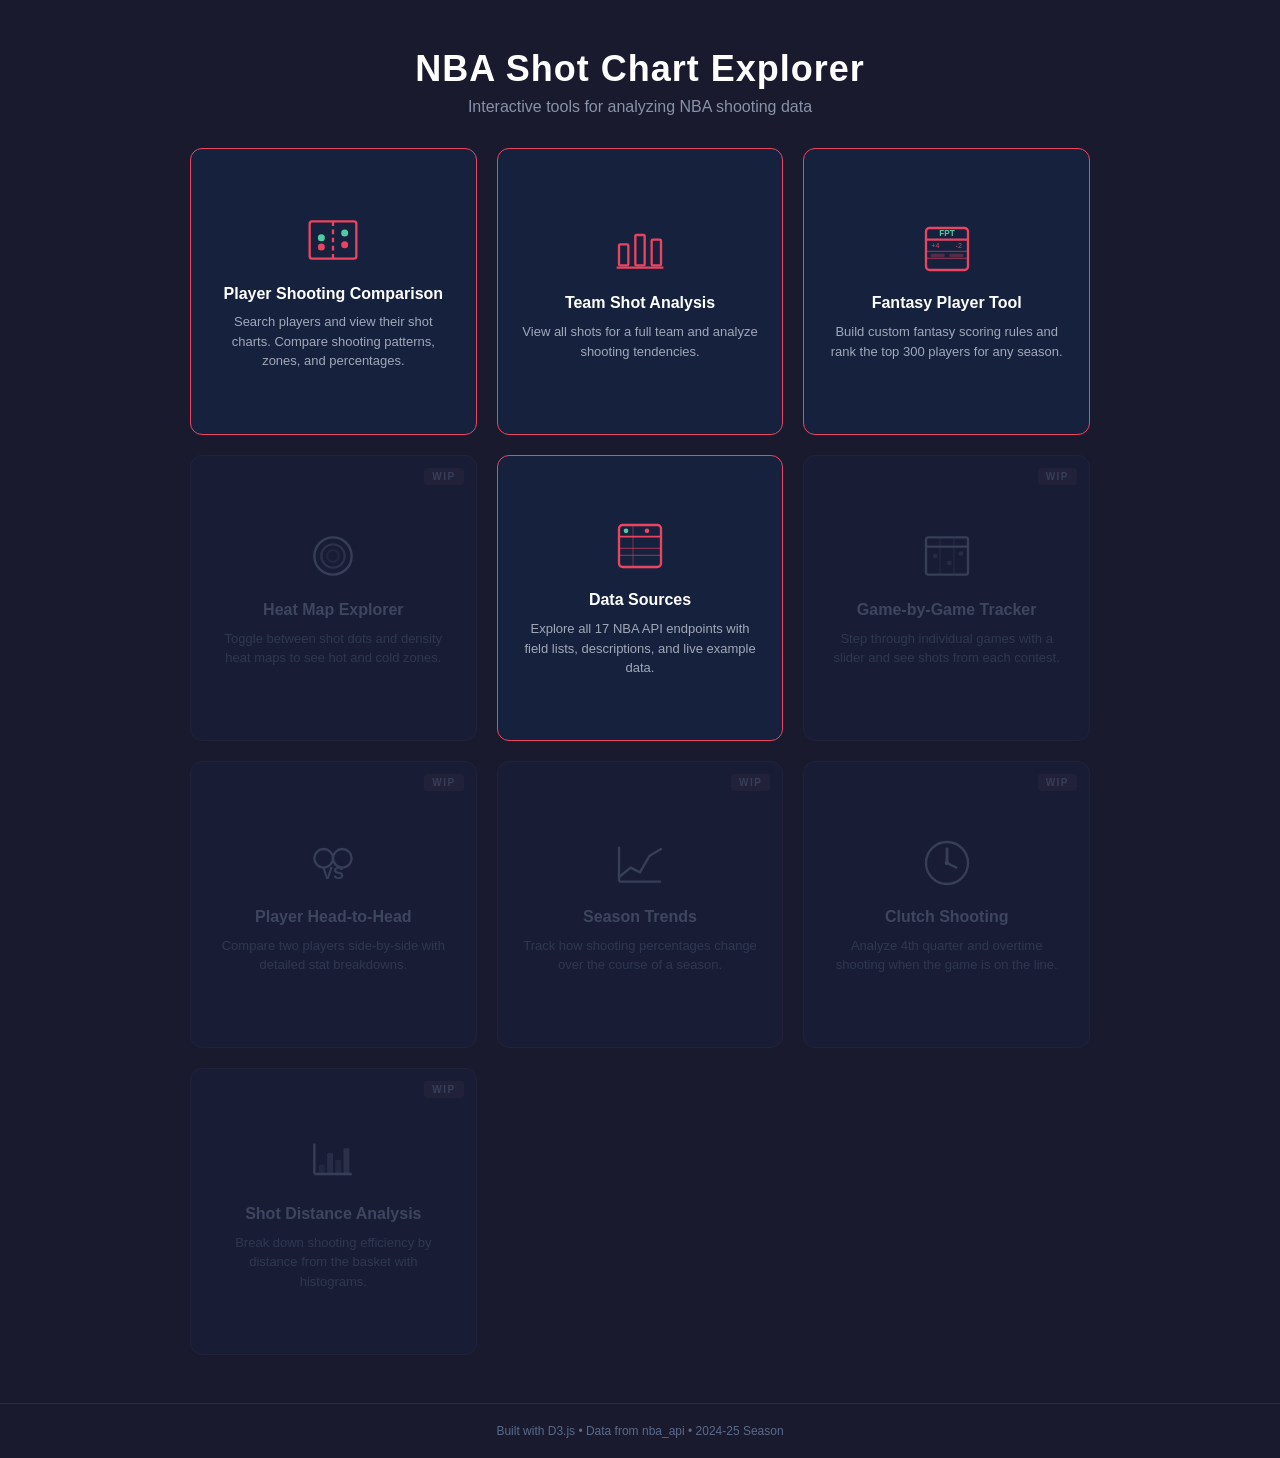
<file: index.html>
<!DOCTYPE html>
<html lang="en">
<head>
    <meta charset="UTF-8">
    <meta name="viewport" content="width=device-width, initial-scale=1.0">
    <title>NBA Shot Chart Explorer</title>
    <link rel="stylesheet" href="css/home.css">
</head>
<body>

    <!-- ============ HEADER ============ -->
    <header class="home-header">
        <h1 class="home-title">NBA Shot Chart Explorer</h1>
        <p class="home-subtitle">Interactive tools for analyzing NBA shooting data</p>
    </header>

    <!-- ============ FEATURE GRID ============ -->
    <main class="home-main">
        <div class="feature-grid">

            <!-- Card 1: Player Shooting Comparison — ACTIVE -->
            <a href="comparison.html" class="feature-card active">
                <div class="card-icon">
                    <svg viewBox="0 0 48 48" fill="none" xmlns="http://www.w3.org/2000/svg">
                        <rect x="4" y="8" width="40" height="32" rx="2" stroke="currentColor" stroke-width="2"/>
                        <line x1="24" y1="8" x2="24" y2="40" stroke="currentColor" stroke-width="2" stroke-dasharray="4 3"/>
                        <circle cx="14" cy="22" r="3" fill="#4ecca3"/>
                        <circle cx="14" cy="30" r="3" fill="#e94560"/>
                        <circle cx="34" cy="18" r="3" fill="#4ecca3"/>
                        <circle cx="34" cy="28" r="3" fill="#e94560"/>
                    </svg>
                </div>
                <h2 class="card-title">Player Shooting Comparison</h2>
                <p class="card-desc">Search players and view their shot charts. Compare shooting patterns, zones, and percentages.</p>
            </a>

            <!-- Card 2: Team Shot Analysis — ACTIVE -->
            <a href="team-analysis.html" class="feature-card active">
                <div class="card-icon">
                    <svg viewBox="0 0 48 48" fill="none" xmlns="http://www.w3.org/2000/svg">
                        <rect x="6" y="20" width="8" height="18" rx="1" stroke="currentColor" stroke-width="2"/>
                        <rect x="20" y="12" width="8" height="26" rx="1" stroke="currentColor" stroke-width="2"/>
                        <rect x="34" y="16" width="8" height="22" rx="1" stroke="currentColor" stroke-width="2"/>
                        <line x1="4" y1="40" x2="44" y2="40" stroke="currentColor" stroke-width="2"/>
                    </svg>
                </div>
                <h2 class="card-title">Team Shot Analysis</h2>
                <p class="card-desc">View all shots for a full team and analyze shooting tendencies.</p>
            </a>

            <!-- Card 3: Fantasy Player Tool — ACTIVE -->
            <a href="fantasy-player-tool.html" class="feature-card active">
                <div class="card-icon">
                    <svg viewBox="0 0 48 48" fill="none" xmlns="http://www.w3.org/2000/svg">
                        <rect x="6" y="6" width="36" height="36" rx="3" stroke="currentColor" stroke-width="2"/>
                        <line x1="6" y1="16" x2="42" y2="16" stroke="currentColor" stroke-width="2"/>
                        <line x1="6" y1="26" x2="42" y2="26" stroke="currentColor" stroke-width="1" opacity="0.5"/>
                        <line x1="6" y1="32" x2="42" y2="32" stroke="currentColor" stroke-width="1" opacity="0.5"/>
                        <text x="24" y="13" text-anchor="middle" fill="#4ecca3" font-size="7" font-weight="bold">FPT</text>
                        <text x="14" y="23" text-anchor="middle" fill="currentColor" font-size="6">+4</text>
                        <text x="34" y="23" text-anchor="middle" fill="currentColor" font-size="6">-2</text>
                        <rect x="10" y="28" width="12" height="3" rx="1" fill="currentColor" opacity="0.3"/>
                        <rect x="26" y="28" width="12" height="3" rx="1" fill="currentColor" opacity="0.3"/>
                    </svg>
                </div>
                <h2 class="card-title">Fantasy Player Tool</h2>
                <p class="card-desc">Build custom fantasy scoring rules and rank the top 300 players for any season.</p>
            </a>

            <!-- Card 4: Heat Map Explorer — WIP -->
            <div class="feature-card wip">
                <div class="wip-badge">WIP</div>
                <div class="card-icon">
                    <svg viewBox="0 0 48 48" fill="none" xmlns="http://www.w3.org/2000/svg">
                        <circle cx="24" cy="24" r="16" stroke="currentColor" stroke-width="2"/>
                        <circle cx="24" cy="24" r="10" stroke="currentColor" stroke-width="2" opacity="0.6"/>
                        <circle cx="24" cy="24" r="5" stroke="currentColor" stroke-width="2" opacity="0.3"/>
                    </svg>
                </div>
                <h2 class="card-title">Heat Map Explorer</h2>
                <p class="card-desc">Toggle between shot dots and density heat maps to see hot and cold zones.</p>
            </div>

            <!-- Card 5: Data Sources — ACTIVE -->
            <a href="data-sources.html" class="feature-card active">
                <div class="card-icon">
                    <svg viewBox="0 0 48 48" fill="none" xmlns="http://www.w3.org/2000/svg">
                        <rect x="6" y="6" width="36" height="36" rx="3" stroke="currentColor" stroke-width="2"/>
                        <line x1="6" y1="16" x2="42" y2="16" stroke="currentColor" stroke-width="1.5"/>
                        <line x1="6" y1="26" x2="42" y2="26" stroke="currentColor" stroke-width="1" opacity="0.5"/>
                        <line x1="6" y1="32" x2="42" y2="32" stroke="currentColor" stroke-width="1" opacity="0.5"/>
                        <line x1="18" y1="6" x2="18" y2="42" stroke="currentColor" stroke-width="1" opacity="0.4"/>
                        <circle cx="12" cy="11" r="2" fill="#4ecca3"/>
                        <circle cx="30" cy="11" r="2" fill="#e94560"/>
                    </svg>
                </div>
                <h2 class="card-title">Data Sources</h2>
                <p class="card-desc">Explore all 17 NBA API endpoints with field lists, descriptions, and live example data.</p>
            </a>

            <!-- Card 6: Game-by-Game Tracker — WIP -->
            <div class="feature-card wip">
                <div class="wip-badge">WIP</div>
                <div class="card-icon">
                    <svg viewBox="0 0 48 48" fill="none" xmlns="http://www.w3.org/2000/svg">
                        <rect x="6" y="8" width="36" height="32" rx="2" stroke="currentColor" stroke-width="2"/>
                        <line x1="6" y1="16" x2="42" y2="16" stroke="currentColor" stroke-width="2"/>
                        <line x1="18" y1="8" x2="18" y2="40" stroke="currentColor" stroke-width="1" opacity="0.4"/>
                        <line x1="30" y1="8" x2="30" y2="40" stroke="currentColor" stroke-width="1" opacity="0.4"/>
                        <circle cx="14" cy="24" r="2" fill="currentColor" opacity="0.5"/>
                        <circle cx="26" cy="30" r="2" fill="currentColor" opacity="0.5"/>
                        <circle cx="36" cy="22" r="2" fill="currentColor" opacity="0.5"/>
                    </svg>
                </div>
                <h2 class="card-title">Game-by-Game Tracker</h2>
                <p class="card-desc">Step through individual games with a slider and see shots from each contest.</p>
            </div>

            <!-- Card 7: Head-to-Head — WIP -->
            <div class="feature-card wip">
                <div class="wip-badge">WIP</div>
                <div class="card-icon">
                    <svg viewBox="0 0 48 48" fill="none" xmlns="http://www.w3.org/2000/svg">
                        <circle cx="16" cy="20" r="8" stroke="currentColor" stroke-width="2"/>
                        <circle cx="32" cy="20" r="8" stroke="currentColor" stroke-width="2"/>
                        <text x="24" y="38" text-anchor="middle" fill="currentColor" font-size="14" font-weight="bold">VS</text>
                    </svg>
                </div>
                <h2 class="card-title">Player Head-to-Head</h2>
                <p class="card-desc">Compare two players side-by-side with detailed stat breakdowns.</p>
            </div>

            <!-- Card 8: Season Trends — WIP -->
            <div class="feature-card wip">
                <div class="wip-badge">WIP</div>
                <div class="card-icon">
                    <svg viewBox="0 0 48 48" fill="none" xmlns="http://www.w3.org/2000/svg">
                        <polyline points="6,36 16,28 24,32 32,18 42,12" stroke="currentColor" stroke-width="2" fill="none" stroke-linecap="round" stroke-linejoin="round"/>
                        <line x1="6" y1="40" x2="42" y2="40" stroke="currentColor" stroke-width="2"/>
                        <line x1="6" y1="10" x2="6" y2="40" stroke="currentColor" stroke-width="2"/>
                    </svg>
                </div>
                <h2 class="card-title">Season Trends</h2>
                <p class="card-desc">Track how shooting percentages change over the course of a season.</p>
            </div>

            <!-- Card 9: Clutch Shooting — WIP -->
            <div class="feature-card wip">
                <div class="wip-badge">WIP</div>
                <div class="card-icon">
                    <svg viewBox="0 0 48 48" fill="none" xmlns="http://www.w3.org/2000/svg">
                        <circle cx="24" cy="24" r="18" stroke="currentColor" stroke-width="2"/>
                        <line x1="24" y1="12" x2="24" y2="24" stroke="currentColor" stroke-width="2.5" stroke-linecap="round"/>
                        <line x1="24" y1="24" x2="32" y2="28" stroke="currentColor" stroke-width="2" stroke-linecap="round"/>
                        <circle cx="24" cy="24" r="2" fill="currentColor"/>
                    </svg>
                </div>
                <h2 class="card-title">Clutch Shooting</h2>
                <p class="card-desc">Analyze 4th quarter and overtime shooting when the game is on the line.</p>
            </div>

            <!-- Card 10: Shot Distance Analysis — WIP -->
            <div class="feature-card wip">
                <div class="wip-badge">WIP</div>
                <div class="card-icon">
                    <svg viewBox="0 0 48 48" fill="none" xmlns="http://www.w3.org/2000/svg">
                        <line x1="8" y1="36" x2="40" y2="36" stroke="currentColor" stroke-width="2"/>
                        <line x1="8" y1="36" x2="8" y2="10" stroke="currentColor" stroke-width="2"/>
                        <rect x="12" y="28" width="5" height="8" rx="1" fill="currentColor" opacity="0.3"/>
                        <rect x="19" y="18" width="5" height="18" rx="1" fill="currentColor" opacity="0.5"/>
                        <rect x="26" y="24" width="5" height="12" rx="1" fill="currentColor" opacity="0.4"/>
                        <rect x="33" y="14" width="5" height="22" rx="1" fill="currentColor" opacity="0.6"/>
                    </svg>
                </div>
                <h2 class="card-title">Shot Distance Analysis</h2>
                <p class="card-desc">Break down shooting efficiency by distance from the basket with histograms.</p>
            </div>

        </div>
    </main>

    <!-- ============ FOOTER ============ -->
    <footer class="home-footer">
        <p>Built with D3.js &bull; Data from nba_api &bull; 2024-25 Season</p>
    </footer>

</body>
</html>
</file>
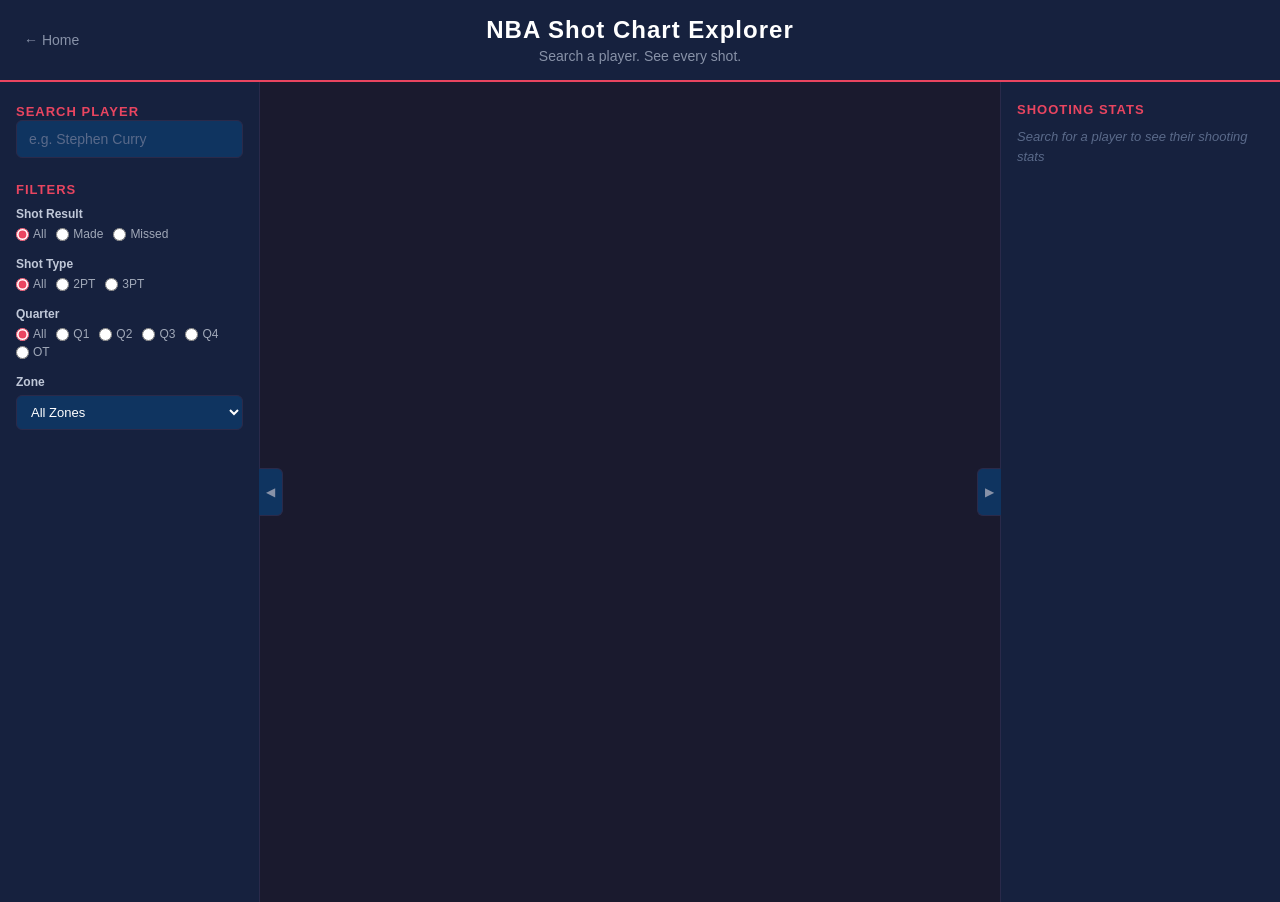
<file: chart.html>
<!DOCTYPE html>
<html lang="en">
<head>
    <meta charset="UTF-8">
    <meta name="viewport" content="width=device-width, initial-scale=1.0">
    <title>NBA Shot Chart Explorer</title>

    <!-- D3.js — the visualization library (loaded from CDN, no install needed) -->
    <script src="https://d3js.org/d3.v7.min.js"></script>

    <!-- Our styles -->
    <link rel="stylesheet" href="css/styles.css">
</head>
<body>

    <!-- ============ TOP BAR ============ -->
    <header class="top-bar">
        <a href="index.html" class="back-link">&larr; Home</a>
        <h1 class="app-title">NBA Shot Chart Explorer</h1>
        <p class="app-subtitle">Search a player. See every shot.</p>
    </header>

    <!-- ============ MAIN LAYOUT ============ -->
    <main class="app-layout">

        <!-- --- LEFT SIDEBAR: Search + Filters --- -->
        <aside class="sidebar" id="sidebar">
            <!-- Collapse button for sidebar -->
            <button class="collapse-btn collapse-btn-left" id="sidebar-toggle" title="Collapse sidebar">&#9664;</button>

            <div class="sidebar-inner" id="sidebar-inner">
            <!-- Player Search -->
            <div class="sidebar-section">
                <label for="player-search" class="section-label">Search Player</label>
                <div class="search-wrapper">
                    <input
                        type="text"
                        id="player-search"
                        class="search-input"
                        placeholder="e.g. Stephen Curry"
                        autocomplete="off"
                    >
                    <!-- Autocomplete dropdown will be injected here by search.js -->
                    <ul id="search-results" class="search-dropdown"></ul>
                </div>
                <!-- Shows the currently selected player -->
                <div id="selected-player" class="selected-player"></div>
            </div>

            <!-- Filters (will be wired up in Section 3) -->
            <div class="sidebar-section">
                <p class="section-label">Filters</p>

                <!-- Shot Result -->
                <div class="filter-group">
                    <label class="filter-label">Shot Result</label>
                    <div class="filter-options">
                        <label><input type="radio" name="result" value="all" checked> All</label>
                        <label><input type="radio" name="result" value="made"> Made</label>
                        <label><input type="radio" name="result" value="missed"> Missed</label>
                    </div>
                </div>

                <!-- Shot Type -->
                <div class="filter-group">
                    <label class="filter-label">Shot Type</label>
                    <div class="filter-options">
                        <label><input type="radio" name="shottype" value="all" checked> All</label>
                        <label><input type="radio" name="shottype" value="2PT Field Goal"> 2PT</label>
                        <label><input type="radio" name="shottype" value="3PT Field Goal"> 3PT</label>
                    </div>
                </div>

                <!-- Quarter -->
                <div class="filter-group">
                    <label class="filter-label">Quarter</label>
                    <div class="filter-options">
                        <label><input type="radio" name="quarter" value="all" checked> All</label>
                        <label><input type="radio" name="quarter" value="1"> Q1</label>
                        <label><input type="radio" name="quarter" value="2"> Q2</label>
                        <label><input type="radio" name="quarter" value="3"> Q3</label>
                        <label><input type="radio" name="quarter" value="4"> Q4</label>
                        <label><input type="radio" name="quarter" value="5"> OT</label>
                    </div>
                </div>

                <!-- Shot Zone -->
                <div class="filter-group">
                    <label class="filter-label">Zone</label>
                    <select id="zone-filter" class="filter-select">
                        <option value="all">All Zones</option>
                        <option value="Restricted Area">Restricted Area</option>
                        <option value="In The Paint (Non-RA)">Paint (Non-RA)</option>
                        <option value="Mid-Range">Mid-Range</option>
                        <option value="Above the Break 3">Above Break 3</option>
                        <option value="Left Corner 3">Left Corner 3</option>
                        <option value="Right Corner 3">Right Corner 3</option>
                        <option value="Backcourt">Backcourt</option>
                    </select>
                </div>
            </div>
            </div><!-- end .sidebar-inner -->
        </aside>

        <!-- --- CENTER: The Court --- -->
        <section class="court-container">
            <!-- The court SVG will be drawn inside this div by court.js -->
            <div id="court"></div>

            <!-- Tooltip (hidden by default, shown on shot hover) -->
            <div id="tooltip" class="tooltip"></div>
        </section>

        <!-- --- RIGHT PANEL: Player Stats, Game Log, Shooting Splits --- -->
        <aside class="stats-panel" id="stats-panel">
            <!-- Collapse button for stats panel -->
            <button class="collapse-btn collapse-btn-right" id="stats-toggle" title="Collapse stats">&#9654;</button>

            <div class="stats-inner" id="stats-inner">

                <!-- Overall Shooting Stats -->
                <p class="section-label">Shooting Stats</p>
                <div id="stats-content" class="stats-content">
                    <p class="stats-placeholder">Search for a player to see their shooting stats</p>
                </div>

                <!-- Shooting Splits by Zone -->
                <div id="splits-section" class="stats-section" style="display:none;">
                    <p class="stats-section-title">Shooting Splits</p>
                    <div id="splits-content" class="stats-content"></div>
                </div>

                <!-- Recent Game Log -->
                <div id="gamelog-section" class="stats-section" style="display:none;">
                    <p class="stats-section-title">Recent Games</p>
                    <div id="gamelog-content" class="gamelog-content"></div>
                </div>

            </div><!-- end .stats-inner -->
        </aside>

    </main>

    <!-- ============ SCRIPTS ============ -->
    <!-- Load order matters: court first, then shots, search, filters, then app ties it all together -->
    <script src="js/court.js"></script>
    <script src="js/shots.js"></script>
    <script src="js/search.js"></script>
    <script src="js/filters.js"></script>
    <script src="js/app.js"></script>

</body>
</html>
</file>
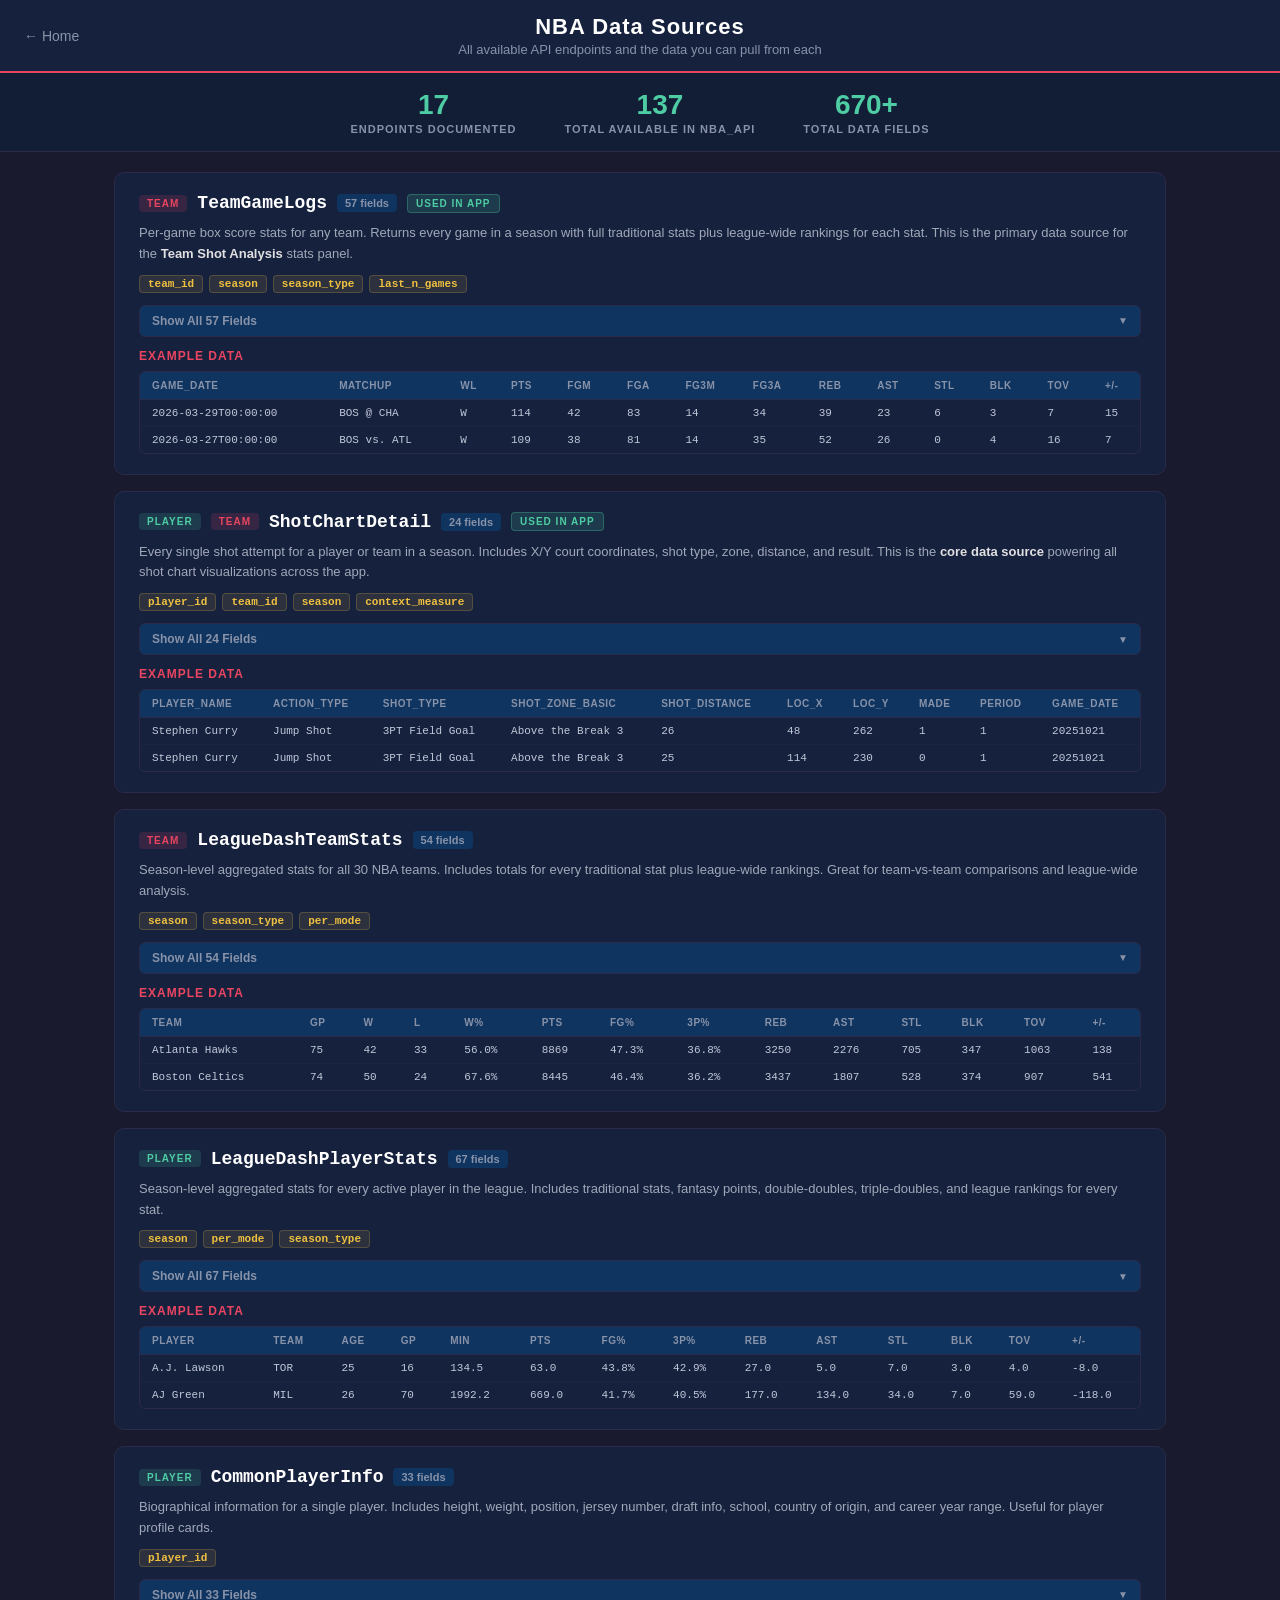
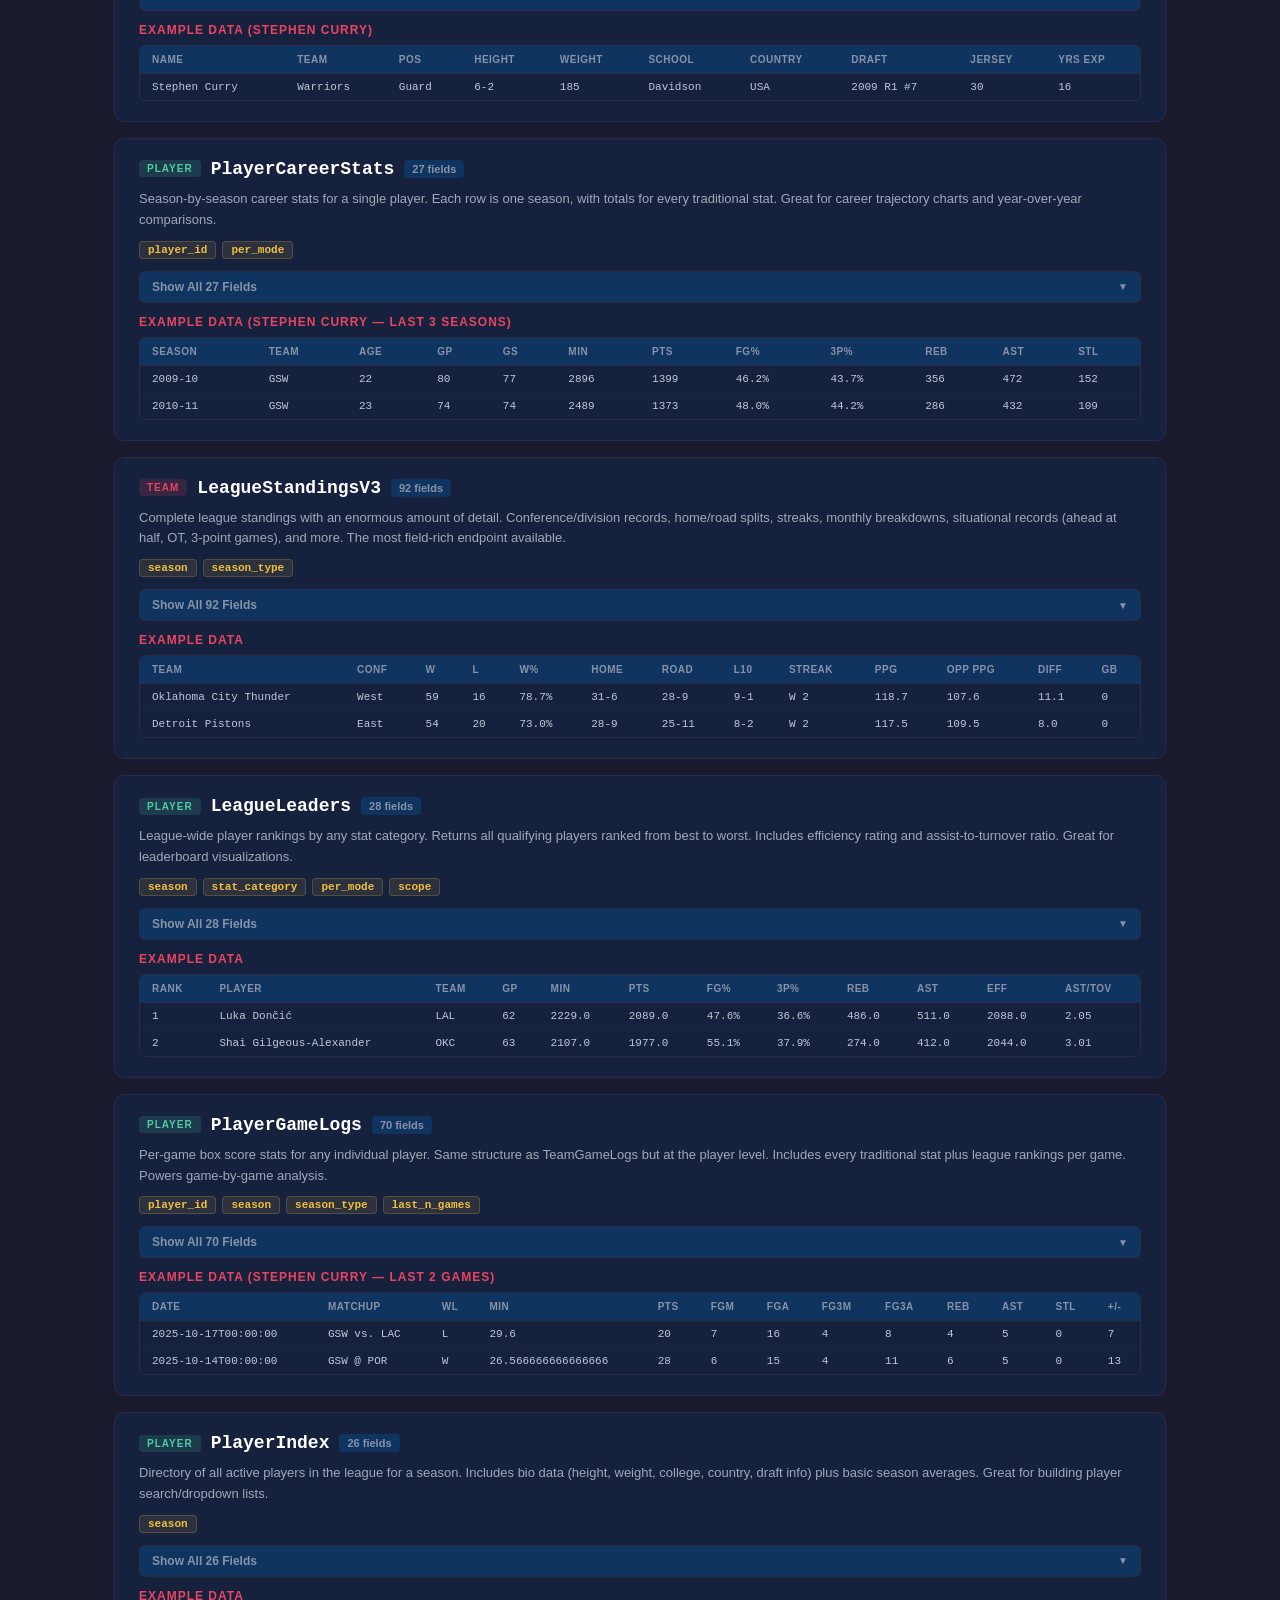
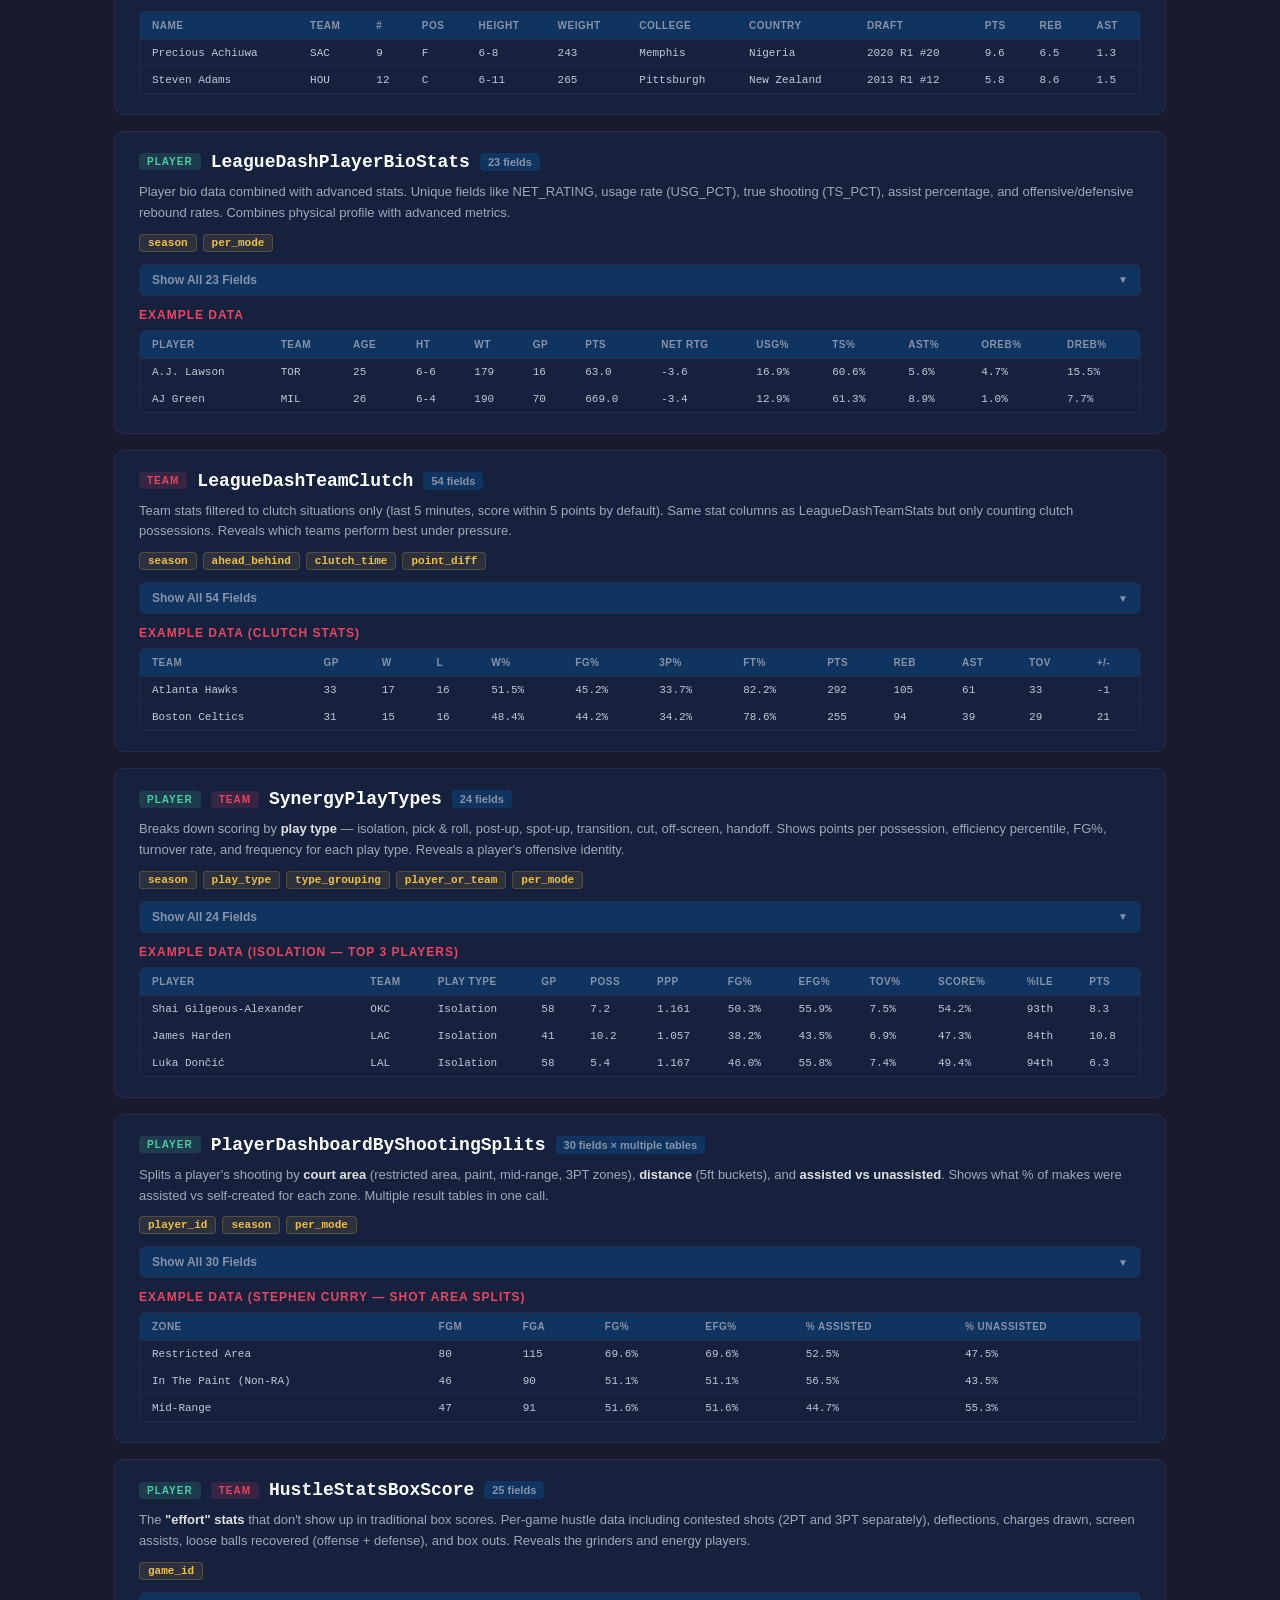
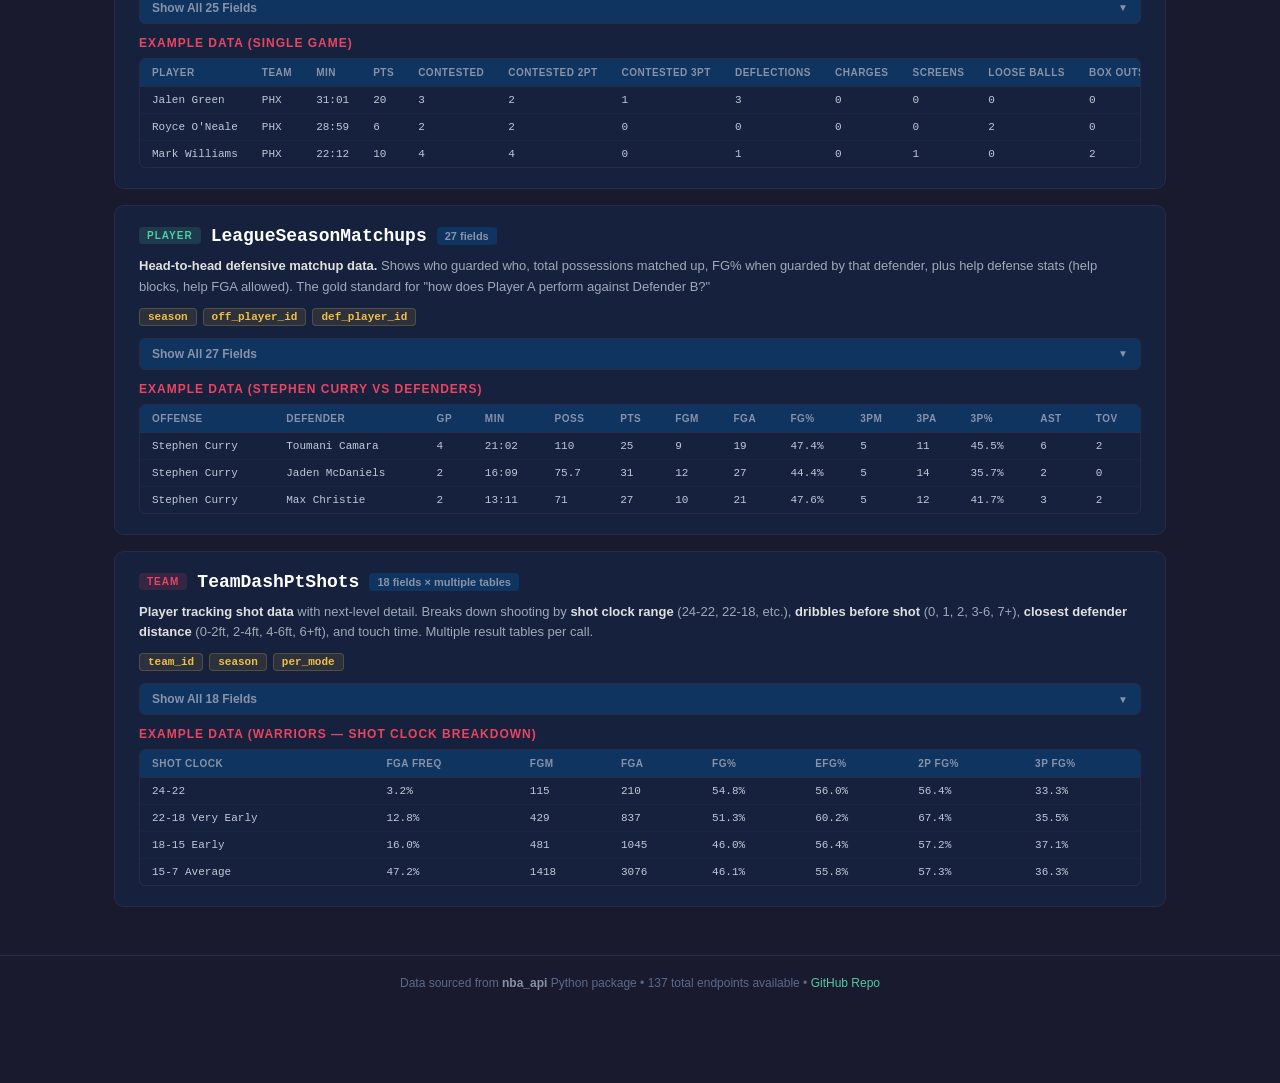
<file: data-sources.html>
<!DOCTYPE html>
<html lang="en">
<head>
    <meta charset="UTF-8">
    <meta name="viewport" content="width=device-width, initial-scale=1.0">
    <title>Data Sources — NBA Shot Chart Explorer</title>
    <link rel="stylesheet" href="css/data-sources.css">
</head>
<body>

    <!-- ============ TOP BAR ============ -->
    <header class="top-bar">
        <a href="index.html" class="back-link">&larr; Home</a>
        <h1 class="app-title">NBA Data Sources</h1>
        <p class="app-subtitle">All available API endpoints and the data you can pull from each</p>
    </header>

    <!-- ============ SUMMARY ============ -->
    <section class="summary-bar">
        <div class="summary-inner">
            <div class="summary-stat">
                <span class="summary-value">17</span>
                <span class="summary-label">Endpoints Documented</span>
            </div>
            <div class="summary-stat">
                <span class="summary-value">137</span>
                <span class="summary-label">Total Available in nba_api</span>
            </div>
            <div class="summary-stat">
                <span class="summary-value">670+</span>
                <span class="summary-label">Total Data Fields</span>
            </div>
        </div>
    </section>

    <!-- ============ MAIN CONTENT ============ -->
    <main class="main-content">

        <!-- API Card: TeamGameLogs -->
        <div class="api-card" id="teamgamelogs">
            <div class="api-header">
                <div class="api-tag team-tag">Team</div>
                <h2 class="api-name">TeamGameLogs</h2>
                <span class="api-field-count">57 fields</span>
                <span class="used-badge">Used in App</span>
            </div>
            <p class="api-desc">Per-game box score stats for any team. Returns every game in a season with full traditional stats plus league-wide rankings for each stat. This is the primary data source for the <strong>Team Shot Analysis</strong> stats panel.</p>
            <div class="api-params">
                <span class="param">team_id</span>
                <span class="param">season</span>
                <span class="param">season_type</span>
                <span class="param">last_n_games</span>
            </div>
            <div class="fields-section">
                <button class="fields-toggle" onclick="toggleFields(this)">
                    <span>Show All 57 Fields</span>
                    <span class="toggle-arrow">&#9660;</span>
                </button>
                <div class="fields-list collapsed">
                    <div class="fields-grid">
                        <span class="field core">SEASON_YEAR</span>
                        <span class="field core">TEAM_ID</span>
                        <span class="field core">TEAM_ABBREVIATION</span>
                        <span class="field core">TEAM_NAME</span>
                        <span class="field core">GAME_ID</span>
                        <span class="field core">GAME_DATE</span>
                        <span class="field core">MATCHUP</span>
                        <span class="field core">WL</span>
                        <span class="field">MIN</span>
                        <span class="field core">FGM</span>
                        <span class="field core">FGA</span>
                        <span class="field">FG_PCT</span>
                        <span class="field core">FG3M</span>
                        <span class="field core">FG3A</span>
                        <span class="field">FG3_PCT</span>
                        <span class="field core">FTM</span>
                        <span class="field core">FTA</span>
                        <span class="field">FT_PCT</span>
                        <span class="field core">OREB</span>
                        <span class="field core">DREB</span>
                        <span class="field core">REB</span>
                        <span class="field core">AST</span>
                        <span class="field core">TOV</span>
                        <span class="field core">STL</span>
                        <span class="field core">BLK</span>
                        <span class="field">BLKA</span>
                        <span class="field">PF</span>
                        <span class="field">PFD</span>
                        <span class="field core">PTS</span>
                        <span class="field core">PLUS_MINUS</span>
                        <span class="field rank">GP_RANK</span>
                        <span class="field rank">W_RANK</span>
                        <span class="field rank">L_RANK</span>
                        <span class="field rank">W_PCT_RANK</span>
                        <span class="field rank">MIN_RANK</span>
                        <span class="field rank">FGM_RANK</span>
                        <span class="field rank">FGA_RANK</span>
                        <span class="field rank">FG_PCT_RANK</span>
                        <span class="field rank">FG3M_RANK</span>
                        <span class="field rank">FG3A_RANK</span>
                        <span class="field rank">FG3_PCT_RANK</span>
                        <span class="field rank">FTM_RANK</span>
                        <span class="field rank">FTA_RANK</span>
                        <span class="field rank">FT_PCT_RANK</span>
                        <span class="field rank">OREB_RANK</span>
                        <span class="field rank">DREB_RANK</span>
                        <span class="field rank">REB_RANK</span>
                        <span class="field rank">AST_RANK</span>
                        <span class="field rank">TOV_RANK</span>
                        <span class="field rank">STL_RANK</span>
                        <span class="field rank">BLK_RANK</span>
                        <span class="field rank">BLKA_RANK</span>
                        <span class="field rank">PF_RANK</span>
                        <span class="field rank">PFD_RANK</span>
                        <span class="field rank">PTS_RANK</span>
                        <span class="field rank">PLUS_MINUS_RANK</span>
                        <span class="field">AVAILABLE_FLAG</span>
                    </div>
                    <div class="field-legend">
                        <span class="legend-item"><span class="field core">Core Stats</span></span>
                        <span class="legend-item"><span class="field rank">League Rankings</span></span>
                        <span class="legend-item"><span class="field">Other</span></span>
                    </div>
                </div>
            </div>
            <div class="sample-section">
                <h3 class="sample-title">Example Data</h3>
                <div class="sample-table-wrap">
                    <table class="sample-table">
                        <thead>
                            <tr><th>GAME_DATE</th><th>MATCHUP</th><th>WL</th><th>PTS</th><th>FGM</th><th>FGA</th><th>FG3M</th><th>FG3A</th><th>REB</th><th>AST</th><th>STL</th><th>BLK</th><th>TOV</th><th>+/-</th></tr>
                        </thead>
                        <tbody id="sample-teamgamelogs"></tbody>
                    </table>
                </div>
            </div>
        </div>

        <!-- API Card: ShotChartDetail -->
        <div class="api-card" id="shotchartdetail">
            <div class="api-header">
                <div class="api-tag player-tag">Player</div>
                <div class="api-tag team-tag">Team</div>
                <h2 class="api-name">ShotChartDetail</h2>
                <span class="api-field-count">24 fields</span>
                <span class="used-badge">Used in App</span>
            </div>
            <p class="api-desc">Every single shot attempt for a player or team in a season. Includes X/Y court coordinates, shot type, zone, distance, and result. This is the <strong>core data source</strong> powering all shot chart visualizations across the app.</p>
            <div class="api-params">
                <span class="param">player_id</span>
                <span class="param">team_id</span>
                <span class="param">season</span>
                <span class="param">context_measure</span>
            </div>
            <div class="fields-section">
                <button class="fields-toggle" onclick="toggleFields(this)">
                    <span>Show All 24 Fields</span>
                    <span class="toggle-arrow">&#9660;</span>
                </button>
                <div class="fields-list collapsed">
                    <div class="fields-grid">
                        <span class="field">GRID_TYPE</span>
                        <span class="field core">GAME_ID</span>
                        <span class="field">GAME_EVENT_ID</span>
                        <span class="field core">PLAYER_ID</span>
                        <span class="field core">PLAYER_NAME</span>
                        <span class="field core">TEAM_ID</span>
                        <span class="field">TEAM_NAME</span>
                        <span class="field core">PERIOD</span>
                        <span class="field">MINUTES_REMAINING</span>
                        <span class="field">SECONDS_REMAINING</span>
                        <span class="field core">EVENT_TYPE</span>
                        <span class="field core">ACTION_TYPE</span>
                        <span class="field core">SHOT_TYPE</span>
                        <span class="field core">SHOT_ZONE_BASIC</span>
                        <span class="field core">SHOT_ZONE_AREA</span>
                        <span class="field core">SHOT_ZONE_RANGE</span>
                        <span class="field core">SHOT_DISTANCE</span>
                        <span class="field core">LOC_X</span>
                        <span class="field core">LOC_Y</span>
                        <span class="field">SHOT_ATTEMPTED_FLAG</span>
                        <span class="field core">SHOT_MADE_FLAG</span>
                        <span class="field core">GAME_DATE</span>
                        <span class="field">HTM</span>
                        <span class="field">VTM</span>
                    </div>
                </div>
            </div>
            <div class="sample-section">
                <h3 class="sample-title">Example Data</h3>
                <div class="sample-table-wrap">
                    <table class="sample-table">
                        <thead>
                            <tr><th>PLAYER_NAME</th><th>ACTION_TYPE</th><th>SHOT_TYPE</th><th>SHOT_ZONE_BASIC</th><th>SHOT_DISTANCE</th><th>LOC_X</th><th>LOC_Y</th><th>MADE</th><th>PERIOD</th><th>GAME_DATE</th></tr>
                        </thead>
                        <tbody id="sample-shotchartdetail"></tbody>
                    </table>
                </div>
            </div>
        </div>

        <!-- API Card: LeagueDashTeamStats -->
        <div class="api-card" id="leaguedashteamstats">
            <div class="api-header">
                <div class="api-tag team-tag">Team</div>
                <h2 class="api-name">LeagueDashTeamStats</h2>
                <span class="api-field-count">54 fields</span>
            </div>
            <p class="api-desc">Season-level aggregated stats for all 30 NBA teams. Includes totals for every traditional stat plus league-wide rankings. Great for team-vs-team comparisons and league-wide analysis.</p>
            <div class="api-params">
                <span class="param">season</span>
                <span class="param">season_type</span>
                <span class="param">per_mode</span>
            </div>
            <div class="fields-section">
                <button class="fields-toggle" onclick="toggleFields(this)">
                    <span>Show All 54 Fields</span>
                    <span class="toggle-arrow">&#9660;</span>
                </button>
                <div class="fields-list collapsed">
                    <div class="fields-grid">
                        <span class="field core">TEAM_ID</span>
                        <span class="field core">TEAM_NAME</span>
                        <span class="field core">GP</span>
                        <span class="field core">W</span>
                        <span class="field core">L</span>
                        <span class="field core">W_PCT</span>
                        <span class="field">MIN</span>
                        <span class="field core">FGM</span>
                        <span class="field core">FGA</span>
                        <span class="field core">FG_PCT</span>
                        <span class="field core">FG3M</span>
                        <span class="field core">FG3A</span>
                        <span class="field core">FG3_PCT</span>
                        <span class="field">FTM</span>
                        <span class="field">FTA</span>
                        <span class="field">FT_PCT</span>
                        <span class="field">OREB</span>
                        <span class="field">DREB</span>
                        <span class="field core">REB</span>
                        <span class="field core">AST</span>
                        <span class="field core">TOV</span>
                        <span class="field core">STL</span>
                        <span class="field core">BLK</span>
                        <span class="field">BLKA</span>
                        <span class="field">PF</span>
                        <span class="field">PFD</span>
                        <span class="field core">PTS</span>
                        <span class="field core">PLUS_MINUS</span>
                        <span class="field rank">GP_RANK &hellip; PLUS_MINUS_RANK</span>
                    </div>
                </div>
            </div>
            <div class="sample-section">
                <h3 class="sample-title">Example Data</h3>
                <div class="sample-table-wrap">
                    <table class="sample-table">
                        <thead>
                            <tr><th>TEAM</th><th>GP</th><th>W</th><th>L</th><th>W%</th><th>PTS</th><th>FG%</th><th>3P%</th><th>REB</th><th>AST</th><th>STL</th><th>BLK</th><th>TOV</th><th>+/-</th></tr>
                        </thead>
                        <tbody id="sample-leaguedashteamstats"></tbody>
                    </table>
                </div>
            </div>
        </div>

        <!-- API Card: LeagueDashPlayerStats -->
        <div class="api-card" id="leaguedashplayerstats">
            <div class="api-header">
                <div class="api-tag player-tag">Player</div>
                <h2 class="api-name">LeagueDashPlayerStats</h2>
                <span class="api-field-count">67 fields</span>
            </div>
            <p class="api-desc">Season-level aggregated stats for every active player in the league. Includes traditional stats, fantasy points, double-doubles, triple-doubles, and league rankings for every stat.</p>
            <div class="api-params">
                <span class="param">season</span>
                <span class="param">per_mode</span>
                <span class="param">season_type</span>
            </div>
            <div class="fields-section">
                <button class="fields-toggle" onclick="toggleFields(this)">
                    <span>Show All 67 Fields</span>
                    <span class="toggle-arrow">&#9660;</span>
                </button>
                <div class="fields-list collapsed">
                    <div class="fields-grid">
                        <span class="field core">PLAYER_ID</span>
                        <span class="field core">PLAYER_NAME</span>
                        <span class="field">NICKNAME</span>
                        <span class="field core">TEAM_ID</span>
                        <span class="field core">TEAM_ABBREVIATION</span>
                        <span class="field core">AGE</span>
                        <span class="field core">GP</span>
                        <span class="field">W</span>
                        <span class="field">L</span>
                        <span class="field">W_PCT</span>
                        <span class="field core">MIN</span>
                        <span class="field core">FGM</span>
                        <span class="field core">FGA</span>
                        <span class="field core">FG_PCT</span>
                        <span class="field core">FG3M</span>
                        <span class="field core">FG3A</span>
                        <span class="field core">FG3_PCT</span>
                        <span class="field">FTM</span>
                        <span class="field">FTA</span>
                        <span class="field">FT_PCT</span>
                        <span class="field">OREB</span>
                        <span class="field">DREB</span>
                        <span class="field core">REB</span>
                        <span class="field core">AST</span>
                        <span class="field core">TOV</span>
                        <span class="field core">STL</span>
                        <span class="field core">BLK</span>
                        <span class="field">BLKA</span>
                        <span class="field">PF</span>
                        <span class="field">PFD</span>
                        <span class="field core">PTS</span>
                        <span class="field core">PLUS_MINUS</span>
                        <span class="field">NBA_FANTASY_PTS</span>
                        <span class="field">DD2</span>
                        <span class="field">TD3</span>
                        <span class="field">WNBA_FANTASY_PTS</span>
                        <span class="field rank">GP_RANK &hellip; WNBA_FANTASY_PTS_RANK</span>
                        <span class="field">TEAM_COUNT</span>
                    </div>
                </div>
            </div>
            <div class="sample-section">
                <h3 class="sample-title">Example Data</h3>
                <div class="sample-table-wrap">
                    <table class="sample-table">
                        <thead>
                            <tr><th>PLAYER</th><th>TEAM</th><th>AGE</th><th>GP</th><th>MIN</th><th>PTS</th><th>FG%</th><th>3P%</th><th>REB</th><th>AST</th><th>STL</th><th>BLK</th><th>TOV</th><th>+/-</th></tr>
                        </thead>
                        <tbody id="sample-leaguedashplayerstats"></tbody>
                    </table>
                </div>
            </div>
        </div>

        <!-- API Card: CommonPlayerInfo -->
        <div class="api-card" id="commonplayerinfo">
            <div class="api-header">
                <div class="api-tag player-tag">Player</div>
                <h2 class="api-name">CommonPlayerInfo</h2>
                <span class="api-field-count">33 fields</span>
            </div>
            <p class="api-desc">Biographical information for a single player. Includes height, weight, position, jersey number, draft info, school, country of origin, and career year range. Useful for player profile cards.</p>
            <div class="api-params">
                <span class="param">player_id</span>
            </div>
            <div class="fields-section">
                <button class="fields-toggle" onclick="toggleFields(this)">
                    <span>Show All 33 Fields</span>
                    <span class="toggle-arrow">&#9660;</span>
                </button>
                <div class="fields-list collapsed">
                    <div class="fields-grid">
                        <span class="field core">PERSON_ID</span>
                        <span class="field core">FIRST_NAME</span>
                        <span class="field core">LAST_NAME</span>
                        <span class="field core">DISPLAY_FIRST_LAST</span>
                        <span class="field">DISPLAY_LAST_COMMA_FIRST</span>
                        <span class="field">DISPLAY_FI_LAST</span>
                        <span class="field">PLAYER_SLUG</span>
                        <span class="field core">BIRTHDATE</span>
                        <span class="field core">SCHOOL</span>
                        <span class="field core">COUNTRY</span>
                        <span class="field">LAST_AFFILIATION</span>
                        <span class="field core">HEIGHT</span>
                        <span class="field core">WEIGHT</span>
                        <span class="field core">SEASON_EXP</span>
                        <span class="field core">JERSEY</span>
                        <span class="field core">POSITION</span>
                        <span class="field">ROSTERSTATUS</span>
                        <span class="field">GAMES_PLAYED_CURRENT_SEASON_FLAG</span>
                        <span class="field core">TEAM_ID</span>
                        <span class="field core">TEAM_NAME</span>
                        <span class="field">TEAM_ABBREVIATION</span>
                        <span class="field">TEAM_CODE</span>
                        <span class="field">TEAM_CITY</span>
                        <span class="field">PLAYERCODE</span>
                        <span class="field core">FROM_YEAR</span>
                        <span class="field core">TO_YEAR</span>
                        <span class="field">DLEAGUE_FLAG</span>
                        <span class="field">NBA_FLAG</span>
                        <span class="field">GAMES_PLAYED_FLAG</span>
                        <span class="field core">DRAFT_YEAR</span>
                        <span class="field core">DRAFT_ROUND</span>
                        <span class="field core">DRAFT_NUMBER</span>
                        <span class="field">GREATEST_75_FLAG</span>
                    </div>
                </div>
            </div>
            <div class="sample-section">
                <h3 class="sample-title">Example Data (Stephen Curry)</h3>
                <div class="sample-table-wrap">
                    <table class="sample-table">
                        <thead>
                            <tr><th>NAME</th><th>TEAM</th><th>POS</th><th>HEIGHT</th><th>WEIGHT</th><th>SCHOOL</th><th>COUNTRY</th><th>DRAFT</th><th>JERSEY</th><th>YRS EXP</th></tr>
                        </thead>
                        <tbody id="sample-commonplayerinfo"></tbody>
                    </table>
                </div>
            </div>
        </div>

        <!-- API Card: PlayerCareerStats -->
        <div class="api-card" id="playercareerstats">
            <div class="api-header">
                <div class="api-tag player-tag">Player</div>
                <h2 class="api-name">PlayerCareerStats</h2>
                <span class="api-field-count">27 fields</span>
            </div>
            <p class="api-desc">Season-by-season career stats for a single player. Each row is one season, with totals for every traditional stat. Great for career trajectory charts and year-over-year comparisons.</p>
            <div class="api-params">
                <span class="param">player_id</span>
                <span class="param">per_mode</span>
            </div>
            <div class="fields-section">
                <button class="fields-toggle" onclick="toggleFields(this)">
                    <span>Show All 27 Fields</span>
                    <span class="toggle-arrow">&#9660;</span>
                </button>
                <div class="fields-list collapsed">
                    <div class="fields-grid">
                        <span class="field core">PLAYER_ID</span>
                        <span class="field core">SEASON_ID</span>
                        <span class="field">LEAGUE_ID</span>
                        <span class="field core">TEAM_ID</span>
                        <span class="field core">TEAM_ABBREVIATION</span>
                        <span class="field core">PLAYER_AGE</span>
                        <span class="field core">GP</span>
                        <span class="field core">GS</span>
                        <span class="field core">MIN</span>
                        <span class="field core">FGM</span>
                        <span class="field core">FGA</span>
                        <span class="field core">FG_PCT</span>
                        <span class="field core">FG3M</span>
                        <span class="field core">FG3A</span>
                        <span class="field core">FG3_PCT</span>
                        <span class="field">FTM</span>
                        <span class="field">FTA</span>
                        <span class="field">FT_PCT</span>
                        <span class="field">OREB</span>
                        <span class="field">DREB</span>
                        <span class="field core">REB</span>
                        <span class="field core">AST</span>
                        <span class="field core">STL</span>
                        <span class="field core">BLK</span>
                        <span class="field core">TOV</span>
                        <span class="field">PF</span>
                        <span class="field core">PTS</span>
                    </div>
                </div>
            </div>
            <div class="sample-section">
                <h3 class="sample-title">Example Data (Stephen Curry — last 3 seasons)</h3>
                <div class="sample-table-wrap">
                    <table class="sample-table">
                        <thead>
                            <tr><th>SEASON</th><th>TEAM</th><th>AGE</th><th>GP</th><th>GS</th><th>MIN</th><th>PTS</th><th>FG%</th><th>3P%</th><th>REB</th><th>AST</th><th>STL</th></tr>
                        </thead>
                        <tbody id="sample-playercareerstats"></tbody>
                    </table>
                </div>
            </div>
        </div>

        <!-- API Card: LeagueStandingsV3 -->
        <div class="api-card" id="leaguestandingsv3">
            <div class="api-header">
                <div class="api-tag team-tag">Team</div>
                <h2 class="api-name">LeagueStandingsV3</h2>
                <span class="api-field-count">92 fields</span>
            </div>
            <p class="api-desc">Complete league standings with an enormous amount of detail. Conference/division records, home/road splits, streaks, monthly breakdowns, situational records (ahead at half, OT, 3-point games), and more. The most field-rich endpoint available.</p>
            <div class="api-params">
                <span class="param">season</span>
                <span class="param">season_type</span>
            </div>
            <div class="fields-section">
                <button class="fields-toggle" onclick="toggleFields(this)">
                    <span>Show All 92 Fields</span>
                    <span class="toggle-arrow">&#9660;</span>
                </button>
                <div class="fields-list collapsed">
                    <div class="fields-grid">
                        <span class="field core">TeamID</span>
                        <span class="field core">TeamCity</span>
                        <span class="field core">TeamName</span>
                        <span class="field core">Conference</span>
                        <span class="field core">ConferenceRecord</span>
                        <span class="field core">PlayoffRank</span>
                        <span class="field">ClinchIndicator</span>
                        <span class="field core">Division</span>
                        <span class="field core">DivisionRecord</span>
                        <span class="field core">DivisionRank</span>
                        <span class="field core">WINS</span>
                        <span class="field core">LOSSES</span>
                        <span class="field core">WinPCT</span>
                        <span class="field">LeagueRank</span>
                        <span class="field core">Record</span>
                        <span class="field core">HOME</span>
                        <span class="field core">ROAD</span>
                        <span class="field core">L10</span>
                        <span class="field">Last10Home</span>
                        <span class="field">Last10Road</span>
                        <span class="field">OT</span>
                        <span class="field">ThreePTSOrLess</span>
                        <span class="field">TenPTSOrMore</span>
                        <span class="field">LongHomeStreak</span>
                        <span class="field">LongRoadStreak</span>
                        <span class="field">LongWinStreak</span>
                        <span class="field">LongLossStreak</span>
                        <span class="field">CurrentStreak</span>
                        <span class="field core">ConferenceGamesBack</span>
                        <span class="field">DivisionGamesBack</span>
                        <span class="field">AheadAtHalf</span>
                        <span class="field">BehindAtHalf</span>
                        <span class="field">TiedAtHalf</span>
                        <span class="field core">PointsPG</span>
                        <span class="field core">OppPointsPG</span>
                        <span class="field core">DiffPointsPG</span>
                        <span class="field">vsEast</span>
                        <span class="field">vsWest</span>
                        <span class="field">Jan &hellip; Dec</span>
                        <span class="field">PlayoffSeeding</span>
                    </div>
                </div>
            </div>
            <div class="sample-section">
                <h3 class="sample-title">Example Data</h3>
                <div class="sample-table-wrap">
                    <table class="sample-table">
                        <thead>
                            <tr><th>TEAM</th><th>CONF</th><th>W</th><th>L</th><th>W%</th><th>HOME</th><th>ROAD</th><th>L10</th><th>STREAK</th><th>PPG</th><th>OPP PPG</th><th>DIFF</th><th>GB</th></tr>
                        </thead>
                        <tbody id="sample-leaguestandingsv3"></tbody>
                    </table>
                </div>
            </div>
        </div>

        <!-- API Card: LeagueLeaders -->
        <div class="api-card" id="leagueleaders">
            <div class="api-header">
                <div class="api-tag player-tag">Player</div>
                <h2 class="api-name">LeagueLeaders</h2>
                <span class="api-field-count">28 fields</span>
            </div>
            <p class="api-desc">League-wide player rankings by any stat category. Returns all qualifying players ranked from best to worst. Includes efficiency rating and assist-to-turnover ratio. Great for leaderboard visualizations.</p>
            <div class="api-params">
                <span class="param">season</span>
                <span class="param">stat_category</span>
                <span class="param">per_mode</span>
                <span class="param">scope</span>
            </div>
            <div class="fields-section">
                <button class="fields-toggle" onclick="toggleFields(this)">
                    <span>Show All 28 Fields</span>
                    <span class="toggle-arrow">&#9660;</span>
                </button>
                <div class="fields-list collapsed">
                    <div class="fields-grid">
                        <span class="field core">PLAYER_ID</span>
                        <span class="field core">RANK</span>
                        <span class="field core">PLAYER</span>
                        <span class="field core">TEAM_ID</span>
                        <span class="field core">TEAM</span>
                        <span class="field core">GP</span>
                        <span class="field core">MIN</span>
                        <span class="field core">FGM</span>
                        <span class="field core">FGA</span>
                        <span class="field core">FG_PCT</span>
                        <span class="field core">FG3M</span>
                        <span class="field core">FG3A</span>
                        <span class="field core">FG3_PCT</span>
                        <span class="field">FTM</span>
                        <span class="field">FTA</span>
                        <span class="field">FT_PCT</span>
                        <span class="field">OREB</span>
                        <span class="field">DREB</span>
                        <span class="field core">REB</span>
                        <span class="field core">AST</span>
                        <span class="field core">STL</span>
                        <span class="field core">BLK</span>
                        <span class="field core">TOV</span>
                        <span class="field">PF</span>
                        <span class="field core">PTS</span>
                        <span class="field core">EFF</span>
                        <span class="field core">AST_TOV</span>
                        <span class="field core">STL_TOV</span>
                    </div>
                </div>
            </div>
            <div class="sample-section">
                <h3 class="sample-title">Example Data</h3>
                <div class="sample-table-wrap">
                    <table class="sample-table">
                        <thead>
                            <tr><th>RANK</th><th>PLAYER</th><th>TEAM</th><th>GP</th><th>MIN</th><th>PTS</th><th>FG%</th><th>3P%</th><th>REB</th><th>AST</th><th>EFF</th><th>AST/TOV</th></tr>
                        </thead>
                        <tbody id="sample-leagueleaders"></tbody>
                    </table>
                </div>
            </div>
        </div>

        <!-- API Card: PlayerGameLogs -->
        <div class="api-card" id="playergamelogs">
            <div class="api-header">
                <div class="api-tag player-tag">Player</div>
                <h2 class="api-name">PlayerGameLogs</h2>
                <span class="api-field-count">70 fields</span>
            </div>
            <p class="api-desc">Per-game box score stats for any individual player. Same structure as TeamGameLogs but at the player level. Includes every traditional stat plus league rankings per game. Powers game-by-game analysis.</p>
            <div class="api-params">
                <span class="param">player_id</span>
                <span class="param">season</span>
                <span class="param">season_type</span>
                <span class="param">last_n_games</span>
            </div>
            <div class="fields-section">
                <button class="fields-toggle" onclick="toggleFields(this)">
                    <span>Show All 70 Fields</span>
                    <span class="toggle-arrow">&#9660;</span>
                </button>
                <div class="fields-list collapsed">
                    <div class="fields-grid">
                        <span class="field core">SEASON_YEAR</span>
                        <span class="field core">PLAYER_ID</span>
                        <span class="field core">PLAYER_NAME</span>
                        <span class="field">NICKNAME</span>
                        <span class="field core">TEAM_ID</span>
                        <span class="field core">TEAM_ABBREVIATION</span>
                        <span class="field">TEAM_NAME</span>
                        <span class="field core">GAME_ID</span>
                        <span class="field core">GAME_DATE</span>
                        <span class="field core">MATCHUP</span>
                        <span class="field core">WL</span>
                        <span class="field core">MIN</span>
                        <span class="field core">FGM &hellip; PTS</span>
                        <span class="field core">PLUS_MINUS</span>
                        <span class="field">NBA_FANTASY_PTS</span>
                        <span class="field">DD2</span>
                        <span class="field">TD3</span>
                        <span class="field rank">GP_RANK &hellip; WNBA_FANTASY_PTS_RANK</span>
                    </div>
                </div>
            </div>
            <div class="sample-section">
                <h3 class="sample-title">Example Data (Stephen Curry — last 2 games)</h3>
                <div class="sample-table-wrap">
                    <table class="sample-table">
                        <thead>
                            <tr><th>DATE</th><th>MATCHUP</th><th>WL</th><th>MIN</th><th>PTS</th><th>FGM</th><th>FGA</th><th>FG3M</th><th>FG3A</th><th>REB</th><th>AST</th><th>STL</th><th>+/-</th></tr>
                        </thead>
                        <tbody id="sample-playergamelogs"></tbody>
                    </table>
                </div>
            </div>
        </div>

        <!-- API Card: PlayerIndex -->
        <div class="api-card" id="playerindex">
            <div class="api-header">
                <div class="api-tag player-tag">Player</div>
                <h2 class="api-name">PlayerIndex</h2>
                <span class="api-field-count">26 fields</span>
            </div>
            <p class="api-desc">Directory of all active players in the league for a season. Includes bio data (height, weight, college, country, draft info) plus basic season averages. Great for building player search/dropdown lists.</p>
            <div class="api-params">
                <span class="param">season</span>
            </div>
            <div class="fields-section">
                <button class="fields-toggle" onclick="toggleFields(this)">
                    <span>Show All 26 Fields</span>
                    <span class="toggle-arrow">&#9660;</span>
                </button>
                <div class="fields-list collapsed">
                    <div class="fields-grid">
                        <span class="field core">PERSON_ID</span>
                        <span class="field core">PLAYER_LAST_NAME</span>
                        <span class="field core">PLAYER_FIRST_NAME</span>
                        <span class="field">PLAYER_SLUG</span>
                        <span class="field core">TEAM_ID</span>
                        <span class="field">TEAM_SLUG</span>
                        <span class="field">IS_DEFUNCT</span>
                        <span class="field">TEAM_CITY</span>
                        <span class="field core">TEAM_NAME</span>
                        <span class="field core">TEAM_ABBREVIATION</span>
                        <span class="field core">JERSEY_NUMBER</span>
                        <span class="field core">POSITION</span>
                        <span class="field core">HEIGHT</span>
                        <span class="field core">WEIGHT</span>
                        <span class="field core">COLLEGE</span>
                        <span class="field core">COUNTRY</span>
                        <span class="field core">DRAFT_YEAR</span>
                        <span class="field core">DRAFT_ROUND</span>
                        <span class="field core">DRAFT_NUMBER</span>
                        <span class="field">ROSTER_STATUS</span>
                        <span class="field">FROM_YEAR</span>
                        <span class="field">TO_YEAR</span>
                        <span class="field core">PTS</span>
                        <span class="field core">REB</span>
                        <span class="field core">AST</span>
                        <span class="field">STATS_TIMEFRAME</span>
                    </div>
                </div>
            </div>
            <div class="sample-section">
                <h3 class="sample-title">Example Data</h3>
                <div class="sample-table-wrap">
                    <table class="sample-table">
                        <thead>
                            <tr><th>NAME</th><th>TEAM</th><th>#</th><th>POS</th><th>HEIGHT</th><th>WEIGHT</th><th>COLLEGE</th><th>COUNTRY</th><th>DRAFT</th><th>PTS</th><th>REB</th><th>AST</th></tr>
                        </thead>
                        <tbody id="sample-playerindex"></tbody>
                    </table>
                </div>
            </div>
        </div>

        <!-- API Card: LeagueDashPlayerBioStats -->
        <div class="api-card" id="leaguedashplayerbiostats">
            <div class="api-header">
                <div class="api-tag player-tag">Player</div>
                <h2 class="api-name">LeagueDashPlayerBioStats</h2>
                <span class="api-field-count">23 fields</span>
            </div>
            <p class="api-desc">Player bio data combined with advanced stats. Unique fields like NET_RATING, usage rate (USG_PCT), true shooting (TS_PCT), assist percentage, and offensive/defensive rebound rates. Combines physical profile with advanced metrics.</p>
            <div class="api-params">
                <span class="param">season</span>
                <span class="param">per_mode</span>
            </div>
            <div class="fields-section">
                <button class="fields-toggle" onclick="toggleFields(this)">
                    <span>Show All 23 Fields</span>
                    <span class="toggle-arrow">&#9660;</span>
                </button>
                <div class="fields-list collapsed">
                    <div class="fields-grid">
                        <span class="field core">PLAYER_ID</span>
                        <span class="field core">PLAYER_NAME</span>
                        <span class="field core">TEAM_ID</span>
                        <span class="field core">TEAM_ABBREVIATION</span>
                        <span class="field core">AGE</span>
                        <span class="field core">PLAYER_HEIGHT</span>
                        <span class="field core">PLAYER_HEIGHT_INCHES</span>
                        <span class="field core">PLAYER_WEIGHT</span>
                        <span class="field core">COLLEGE</span>
                        <span class="field core">COUNTRY</span>
                        <span class="field core">DRAFT_YEAR</span>
                        <span class="field">DRAFT_ROUND</span>
                        <span class="field">DRAFT_NUMBER</span>
                        <span class="field core">GP</span>
                        <span class="field core">PTS</span>
                        <span class="field core">REB</span>
                        <span class="field core">AST</span>
                        <span class="field core">NET_RATING</span>
                        <span class="field core">OREB_PCT</span>
                        <span class="field core">DREB_PCT</span>
                        <span class="field core">USG_PCT</span>
                        <span class="field core">TS_PCT</span>
                        <span class="field core">AST_PCT</span>
                    </div>
                </div>
            </div>
            <div class="sample-section">
                <h3 class="sample-title">Example Data</h3>
                <div class="sample-table-wrap">
                    <table class="sample-table">
                        <thead>
                            <tr><th>PLAYER</th><th>TEAM</th><th>AGE</th><th>HT</th><th>WT</th><th>GP</th><th>PTS</th><th>NET RTG</th><th>USG%</th><th>TS%</th><th>AST%</th><th>OREB%</th><th>DREB%</th></tr>
                        </thead>
                        <tbody id="sample-leaguedashplayerbiostats"></tbody>
                    </table>
                </div>
            </div>
        </div>

        <!-- API Card: LeagueDashTeamClutch -->
        <div class="api-card" id="leaguedashteamclutch">
            <div class="api-header">
                <div class="api-tag team-tag">Team</div>
                <h2 class="api-name">LeagueDashTeamClutch</h2>
                <span class="api-field-count">54 fields</span>
            </div>
            <p class="api-desc">Team stats filtered to clutch situations only (last 5 minutes, score within 5 points by default). Same stat columns as LeagueDashTeamStats but only counting clutch possessions. Reveals which teams perform best under pressure.</p>
            <div class="api-params">
                <span class="param">season</span>
                <span class="param">ahead_behind</span>
                <span class="param">clutch_time</span>
                <span class="param">point_diff</span>
            </div>
            <div class="fields-section">
                <button class="fields-toggle" onclick="toggleFields(this)">
                    <span>Show All 54 Fields</span>
                    <span class="toggle-arrow">&#9660;</span>
                </button>
                <div class="fields-list collapsed">
                    <div class="fields-grid">
                        <span class="field core">TEAM_ID</span>
                        <span class="field core">TEAM_NAME</span>
                        <span class="field core">GP</span>
                        <span class="field core">W</span>
                        <span class="field core">L</span>
                        <span class="field core">W_PCT</span>
                        <span class="field core">FGM &hellip; PTS</span>
                        <span class="field core">PLUS_MINUS</span>
                        <span class="field rank">GP_RANK &hellip; PLUS_MINUS_RANK</span>
                    </div>
                </div>
            </div>
            <div class="sample-section">
                <h3 class="sample-title">Example Data (Clutch Stats)</h3>
                <div class="sample-table-wrap">
                    <table class="sample-table">
                        <thead>
                            <tr><th>TEAM</th><th>GP</th><th>W</th><th>L</th><th>W%</th><th>FG%</th><th>3P%</th><th>FT%</th><th>PTS</th><th>REB</th><th>AST</th><th>TOV</th><th>+/-</th></tr>
                        </thead>
                        <tbody id="sample-leaguedashteamclutch"></tbody>
                    </table>
                </div>
            </div>
        </div>

        <!-- API Card: SynergyPlayTypes -->
        <div class="api-card" id="synergyplaytypes">
            <div class="api-header">
                <div class="api-tag player-tag">Player</div>
                <div class="api-tag team-tag">Team</div>
                <h2 class="api-name">SynergyPlayTypes</h2>
                <span class="api-field-count">24 fields</span>
            </div>
            <p class="api-desc">Breaks down scoring by <strong>play type</strong> — isolation, pick &amp; roll, post-up, spot-up, transition, cut, off-screen, handoff. Shows points per possession, efficiency percentile, FG%, turnover rate, and frequency for each play type. Reveals a player's offensive identity.</p>
            <div class="api-params">
                <span class="param">season</span>
                <span class="param">play_type</span>
                <span class="param">type_grouping</span>
                <span class="param">player_or_team</span>
                <span class="param">per_mode</span>
            </div>
            <div class="fields-section">
                <button class="fields-toggle" onclick="toggleFields(this)">
                    <span>Show All 24 Fields</span>
                    <span class="toggle-arrow">&#9660;</span>
                </button>
                <div class="fields-list collapsed">
                    <div class="fields-grid">
                        <span class="field">SEASON_ID</span>
                        <span class="field core">PLAYER_ID</span>
                        <span class="field core">PLAYER_NAME</span>
                        <span class="field core">TEAM_ID</span>
                        <span class="field core">TEAM_ABBREVIATION</span>
                        <span class="field">TEAM_NAME</span>
                        <span class="field core">PLAY_TYPE</span>
                        <span class="field core">TYPE_GROUPING</span>
                        <span class="field core">PERCENTILE</span>
                        <span class="field core">GP</span>
                        <span class="field core">POSS_PCT</span>
                        <span class="field core">PPP</span>
                        <span class="field core">FG_PCT</span>
                        <span class="field core">FT_POSS_PCT</span>
                        <span class="field core">TOV_POSS_PCT</span>
                        <span class="field">SF_POSS_PCT</span>
                        <span class="field">PLUSONE_POSS_PCT</span>
                        <span class="field core">SCORE_POSS_PCT</span>
                        <span class="field core">EFG_PCT</span>
                        <span class="field core">POSS</span>
                        <span class="field core">PTS</span>
                        <span class="field core">FGM</span>
                        <span class="field core">FGA</span>
                        <span class="field">FGMX</span>
                    </div>
                </div>
            </div>
            <div class="sample-section">
                <h3 class="sample-title">Example Data (Isolation — Top 3 Players)</h3>
                <div class="sample-table-wrap">
                    <table class="sample-table">
                        <thead>
                            <tr><th>PLAYER</th><th>TEAM</th><th>PLAY TYPE</th><th>GP</th><th>POSS</th><th>PPP</th><th>FG%</th><th>EFG%</th><th>TOV%</th><th>SCORE%</th><th>%ILE</th><th>PTS</th></tr>
                        </thead>
                        <tbody id="sample-synergyplaytypes"></tbody>
                    </table>
                </div>
            </div>
        </div>

        <!-- API Card: PlayerDashboardByShootingSplits -->
        <div class="api-card" id="playerdashboardbyshootingsplits">
            <div class="api-header">
                <div class="api-tag player-tag">Player</div>
                <h2 class="api-name">PlayerDashboardByShootingSplits</h2>
                <span class="api-field-count">30 fields &times; multiple tables</span>
            </div>
            <p class="api-desc">Splits a player's shooting by <strong>court area</strong> (restricted area, paint, mid-range, 3PT zones), <strong>distance</strong> (5ft buckets), and <strong>assisted vs unassisted</strong>. Shows what % of makes were assisted vs self-created for each zone. Multiple result tables in one call.</p>
            <div class="api-params">
                <span class="param">player_id</span>
                <span class="param">season</span>
                <span class="param">per_mode</span>
            </div>
            <div class="fields-section">
                <button class="fields-toggle" onclick="toggleFields(this)">
                    <span>Show All 30 Fields</span>
                    <span class="toggle-arrow">&#9660;</span>
                </button>
                <div class="fields-list collapsed">
                    <div class="fields-grid">
                        <span class="field core">GROUP_SET</span>
                        <span class="field core">GROUP_VALUE</span>
                        <span class="field core">FGM</span>
                        <span class="field core">FGA</span>
                        <span class="field core">FG_PCT</span>
                        <span class="field core">FG3M</span>
                        <span class="field core">FG3A</span>
                        <span class="field core">FG3_PCT</span>
                        <span class="field core">EFG_PCT</span>
                        <span class="field">BLKA</span>
                        <span class="field core">PCT_AST_2PM</span>
                        <span class="field core">PCT_UAST_2PM</span>
                        <span class="field core">PCT_AST_3PM</span>
                        <span class="field core">PCT_UAST_3PM</span>
                        <span class="field core">PCT_AST_FGM</span>
                        <span class="field core">PCT_UAST_FGM</span>
                        <span class="field rank">FGM_RANK &hellip; PCT_UAST_FGM_RANK</span>
                    </div>
                </div>
            </div>
            <div class="sample-section">
                <h3 class="sample-title">Example Data (Stephen Curry — Shot Area Splits)</h3>
                <div class="sample-table-wrap">
                    <table class="sample-table">
                        <thead>
                            <tr><th>ZONE</th><th>FGM</th><th>FGA</th><th>FG%</th><th>EFG%</th><th>% ASSISTED</th><th>% UNASSISTED</th></tr>
                        </thead>
                        <tbody id="sample-playerdashboardbyshootingsplits"></tbody>
                    </table>
                </div>
            </div>
        </div>

        <!-- API Card: HustleStatsBoxScore -->
        <div class="api-card" id="hustlestatsboxscore">
            <div class="api-header">
                <div class="api-tag player-tag">Player</div>
                <div class="api-tag team-tag">Team</div>
                <h2 class="api-name">HustleStatsBoxScore</h2>
                <span class="api-field-count">25 fields</span>
            </div>
            <p class="api-desc">The <strong>"effort" stats</strong> that don't show up in traditional box scores. Per-game hustle data including contested shots (2PT and 3PT separately), deflections, charges drawn, screen assists, loose balls recovered (offense + defense), and box outs. Reveals the grinders and energy players.</p>
            <div class="api-params">
                <span class="param">game_id</span>
            </div>
            <div class="fields-section">
                <button class="fields-toggle" onclick="toggleFields(this)">
                    <span>Show All 25 Fields</span>
                    <span class="toggle-arrow">&#9660;</span>
                </button>
                <div class="fields-list collapsed">
                    <div class="fields-grid">
                        <span class="field core">GAME_ID</span>
                        <span class="field core">TEAM_ID</span>
                        <span class="field core">TEAM_ABBREVIATION</span>
                        <span class="field">TEAM_CITY</span>
                        <span class="field core">PLAYER_ID</span>
                        <span class="field core">PLAYER_NAME</span>
                        <span class="field">START_POSITION</span>
                        <span class="field">COMMENT</span>
                        <span class="field core">MINUTES</span>
                        <span class="field core">PTS</span>
                        <span class="field core">CONTESTED_SHOTS</span>
                        <span class="field core">CONTESTED_SHOTS_2PT</span>
                        <span class="field core">CONTESTED_SHOTS_3PT</span>
                        <span class="field core">DEFLECTIONS</span>
                        <span class="field core">CHARGES_DRAWN</span>
                        <span class="field core">SCREEN_ASSISTS</span>
                        <span class="field core">SCREEN_AST_PTS</span>
                        <span class="field core">OFF_LOOSE_BALLS_RECOVERED</span>
                        <span class="field core">DEF_LOOSE_BALLS_RECOVERED</span>
                        <span class="field core">LOOSE_BALLS_RECOVERED</span>
                        <span class="field core">OFF_BOXOUTS</span>
                        <span class="field core">DEF_BOXOUTS</span>
                        <span class="field">BOX_OUT_PLAYER_TEAM_REBS</span>
                        <span class="field">BOX_OUT_PLAYER_REBS</span>
                        <span class="field core">BOX_OUTS</span>
                    </div>
                </div>
            </div>
            <div class="sample-section">
                <h3 class="sample-title">Example Data (Single Game)</h3>
                <div class="sample-table-wrap">
                    <table class="sample-table">
                        <thead>
                            <tr><th>PLAYER</th><th>TEAM</th><th>MIN</th><th>PTS</th><th>CONTESTED</th><th>CONTESTED 2PT</th><th>CONTESTED 3PT</th><th>DEFLECTIONS</th><th>CHARGES</th><th>SCREENS</th><th>LOOSE BALLS</th><th>BOX OUTS</th></tr>
                        </thead>
                        <tbody id="sample-hustlestatsboxscore"></tbody>
                    </table>
                </div>
            </div>
        </div>

        <!-- API Card: LeagueSeasonMatchups -->
        <div class="api-card" id="leagueseasonmatchups">
            <div class="api-header">
                <div class="api-tag player-tag">Player</div>
                <h2 class="api-name">LeagueSeasonMatchups</h2>
                <span class="api-field-count">27 fields</span>
            </div>
            <p class="api-desc"><strong>Head-to-head defensive matchup data.</strong> Shows who guarded who, total possessions matched up, FG% when guarded by that defender, plus help defense stats (help blocks, help FGA allowed). The gold standard for "how does Player A perform against Defender B?"</p>
            <div class="api-params">
                <span class="param">season</span>
                <span class="param">off_player_id</span>
                <span class="param">def_player_id</span>
            </div>
            <div class="fields-section">
                <button class="fields-toggle" onclick="toggleFields(this)">
                    <span>Show All 27 Fields</span>
                    <span class="toggle-arrow">&#9660;</span>
                </button>
                <div class="fields-list collapsed">
                    <div class="fields-grid">
                        <span class="field">SEASON_ID</span>
                        <span class="field core">OFF_PLAYER_ID</span>
                        <span class="field core">OFF_PLAYER_NAME</span>
                        <span class="field core">DEF_PLAYER_ID</span>
                        <span class="field core">DEF_PLAYER_NAME</span>
                        <span class="field core">GP</span>
                        <span class="field core">MATCHUP_MIN</span>
                        <span class="field core">PARTIAL_POSS</span>
                        <span class="field core">PLAYER_PTS</span>
                        <span class="field">TEAM_PTS</span>
                        <span class="field core">MATCHUP_AST</span>
                        <span class="field core">MATCHUP_TOV</span>
                        <span class="field core">MATCHUP_BLK</span>
                        <span class="field core">MATCHUP_FGM</span>
                        <span class="field core">MATCHUP_FGA</span>
                        <span class="field core">MATCHUP_FG_PCT</span>
                        <span class="field core">MATCHUP_FG3M</span>
                        <span class="field core">MATCHUP_FG3A</span>
                        <span class="field core">MATCHUP_FG3_PCT</span>
                        <span class="field core">HELP_BLK</span>
                        <span class="field core">HELP_FGM</span>
                        <span class="field core">HELP_FGA</span>
                        <span class="field">HELP_FG_PERC</span>
                        <span class="field">MATCHUP_FTM</span>
                        <span class="field">MATCHUP_FTA</span>
                        <span class="field">SFL</span>
                        <span class="field core">MATCHUP_TIME_SEC</span>
                    </div>
                </div>
            </div>
            <div class="sample-section">
                <h3 class="sample-title">Example Data (Stephen Curry vs Defenders)</h3>
                <div class="sample-table-wrap">
                    <table class="sample-table">
                        <thead>
                            <tr><th>OFFENSE</th><th>DEFENDER</th><th>GP</th><th>MIN</th><th>POSS</th><th>PTS</th><th>FGM</th><th>FGA</th><th>FG%</th><th>3PM</th><th>3PA</th><th>3P%</th><th>AST</th><th>TOV</th></tr>
                        </thead>
                        <tbody id="sample-leagueseasonmatchups"></tbody>
                    </table>
                </div>
            </div>
        </div>

        <!-- API Card: TeamDashPtShots -->
        <div class="api-card" id="teamdashptshots">
            <div class="api-header">
                <div class="api-tag team-tag">Team</div>
                <h2 class="api-name">TeamDashPtShots</h2>
                <span class="api-field-count">18 fields &times; multiple tables</span>
            </div>
            <p class="api-desc"><strong>Player tracking shot data</strong> with next-level detail. Breaks down shooting by <strong>shot clock range</strong> (24-22, 22-18, etc.), <strong>dribbles before shot</strong> (0, 1, 2, 3-6, 7+), <strong>closest defender distance</strong> (0-2ft, 2-4ft, 4-6ft, 6+ft), and touch time. Multiple result tables per call.</p>
            <div class="api-params">
                <span class="param">team_id</span>
                <span class="param">season</span>
                <span class="param">per_mode</span>
            </div>
            <div class="fields-section">
                <button class="fields-toggle" onclick="toggleFields(this)">
                    <span>Show All 18 Fields</span>
                    <span class="toggle-arrow">&#9660;</span>
                </button>
                <div class="fields-list collapsed">
                    <div class="fields-grid">
                        <span class="field core">TEAM_ID</span>
                        <span class="field core">TEAM_NAME</span>
                        <span class="field">SORT_ORDER</span>
                        <span class="field">G</span>
                        <span class="field core">SHOT_CLOCK_RANGE</span>
                        <span class="field core">FGA_FREQUENCY</span>
                        <span class="field core">FGM</span>
                        <span class="field core">FGA</span>
                        <span class="field core">FG_PCT</span>
                        <span class="field core">EFG_PCT</span>
                        <span class="field">FG2A_FREQUENCY</span>
                        <span class="field">FG2M</span>
                        <span class="field">FG2A</span>
                        <span class="field">FG2_PCT</span>
                        <span class="field">FG3A_FREQUENCY</span>
                        <span class="field">FG3M</span>
                        <span class="field">FG3A</span>
                        <span class="field">FG3_PCT</span>
                    </div>
                    <p style="color:#8892a8; font-size:11px; margin-top:8px;">Also available as: <strong>DribbleShooting</strong> (DRIBBLE_RANGE), <strong>ClosestDefenderShooting</strong> (CLOSE_DEF_DIST_RANGE), <strong>TouchTimeShooting</strong> (TOUCH_TIME_RANGE)</p>
                </div>
            </div>
            <div class="sample-section">
                <h3 class="sample-title">Example Data (Warriors — Shot Clock Breakdown)</h3>
                <div class="sample-table-wrap">
                    <table class="sample-table">
                        <thead>
                            <tr><th>SHOT CLOCK</th><th>FGA FREQ</th><th>FGM</th><th>FGA</th><th>FG%</th><th>EFG%</th><th>2P FG%</th><th>3P FG%</th></tr>
                        </thead>
                        <tbody id="sample-teamdashptshots"></tbody>
                    </table>
                </div>
            </div>
        </div>

    </main>

    <!-- ============ FOOTER ============ -->
    <footer class="home-footer">
        <p>Data sourced from <strong>nba_api</strong> Python package &bull; 137 total endpoints available &bull; <a href="https://github.com/swar/nba_api" target="_blank">GitHub Repo</a></p>
    </footer>

    <!-- ============ SCRIPTS ============ -->
    <script>
    function toggleFields(btn) {
        var list = btn.nextElementSibling;
        var arrow = btn.querySelector('.toggle-arrow');
        var isCollapsed = list.classList.toggle('collapsed');
        arrow.innerHTML = isCollapsed ? '&#9660;' : '&#9650;';
        var label = btn.querySelector('span:first-child');
        label.textContent = isCollapsed ? label.textContent.replace('Hide', 'Show') : label.textContent.replace('Show', 'Hide');
    }

    // Load sample data and populate tables
    fetch('data/api-samples.json')
        .then(function(r) { return r.json(); })
        .then(function(data) {
            populateTeamGameLogs(data.TeamGameLogs);
            populateShotChartDetail(data.ShotChartDetail);
            populateLeagueDashTeamStats(data.LeagueDashTeamStats);
            populateLeagueDashPlayerStats(data.LeagueDashPlayerStats);
            populateCommonPlayerInfo(data.CommonPlayerInfo);
            populatePlayerCareerStats(data.PlayerCareerStats);
            populateLeagueStandingsV3(data.LeagueStandingsV3);
            populateLeagueLeaders(data.LeagueLeaders);
            populatePlayerGameLogs(data.PlayerGameLogs);
            populatePlayerIndex(data.PlayerIndex);
            populateLeagueDashPlayerBioStats(data.LeagueDashPlayerBioStats);
            populateLeagueDashTeamClutch(data.LeagueDashTeamClutch);
            populateSynergyPlayTypes(data.SynergyPlayTypes);
            populatePlayerDashboardByShootingSplits(data.PlayerDashboardByShootingSplits);
            populateHustleStatsBoxScore(data.HustleStatsBoxScore);
            populateLeagueSeasonMatchups(data.LeagueSeasonMatchups);
            populateTeamDashPtShots(data.TeamDashPtShots);
        });

    function row(cells) {
        return '<tr>' + cells.map(function(c) { return '<td>' + (c != null ? c : '—') + '</td>'; }).join('') + '</tr>';
    }

    function populateTeamGameLogs(d) {
        var html = d.sample.map(function(g) {
            return row([g.GAME_DATE, g.MATCHUP, g.WL, g.PTS, g.FGM, g.FGA, g.FG3M, g.FG3A, g.REB, g.AST, g.STL, g.BLK, g.TOV, g.PLUS_MINUS]);
        }).join('');
        document.getElementById('sample-teamgamelogs').innerHTML = html;
    }

    function populateShotChartDetail(d) {
        var html = d.sample.map(function(s) {
            return row([s.PLAYER_NAME, s.ACTION_TYPE, s.SHOT_TYPE, s.SHOT_ZONE_BASIC, s.SHOT_DISTANCE, s.LOC_X, s.LOC_Y, s.SHOT_MADE_FLAG, s.PERIOD, s.GAME_DATE]);
        }).join('');
        document.getElementById('sample-shotchartdetail').innerHTML = html;
    }

    function populateLeagueDashTeamStats(d) {
        var html = d.sample.map(function(t) {
            return row([t.TEAM_NAME, t.GP, t.W, t.L, (t.W_PCT * 100).toFixed(1) + '%', t.PTS, (t.FG_PCT * 100).toFixed(1) + '%', (t.FG3_PCT * 100).toFixed(1) + '%', t.REB, t.AST, t.STL, t.BLK, t.TOV, t.PLUS_MINUS]);
        }).join('');
        document.getElementById('sample-leaguedashteamstats').innerHTML = html;
    }

    function populateLeagueDashPlayerStats(d) {
        var html = d.sample.map(function(p) {
            return row([p.PLAYER_NAME, p.TEAM_ABBREVIATION, p.AGE, p.GP, p.MIN.toFixed(1), p.PTS.toFixed(1), (p.FG_PCT * 100).toFixed(1) + '%', (p.FG3_PCT * 100).toFixed(1) + '%', p.REB.toFixed(1), p.AST.toFixed(1), p.STL.toFixed(1), p.BLK.toFixed(1), p.TOV.toFixed(1), p.PLUS_MINUS.toFixed(1)]);
        }).join('');
        document.getElementById('sample-leaguedashplayerstats').innerHTML = html;
    }

    function populateCommonPlayerInfo(d) {
        var p = d.sample[0];
        var html = row([p.DISPLAY_FIRST_LAST, p.TEAM_NAME, p.POSITION, p.HEIGHT, p.WEIGHT, p.SCHOOL, p.COUNTRY, p.DRAFT_YEAR + ' R' + p.DRAFT_ROUND + ' #' + p.DRAFT_NUMBER, p.JERSEY, p.SEASON_EXP]);
        document.getElementById('sample-commonplayerinfo').innerHTML = html;
    }

    function populatePlayerCareerStats(d) {
        var last3 = d.sample.slice(-3);
        if (d.total_rows >= 3) last3 = d.sample.slice(0, 3);
        var html = last3.map(function(s) {
            return row([s.SEASON_ID, s.TEAM_ABBREVIATION, s.PLAYER_AGE, s.GP, s.GS, s.MIN.toFixed(0), s.PTS.toFixed(0), (s.FG_PCT * 100).toFixed(1) + '%', (s.FG3_PCT * 100).toFixed(1) + '%', s.REB.toFixed(0), s.AST.toFixed(0), s.STL.toFixed(0)]);
        }).join('');
        document.getElementById('sample-playercareerstats').innerHTML = html;
    }

    function populateLeagueStandingsV3(d) {
        var html = d.sample.map(function(t) {
            return row([t.TeamCity + ' ' + t.TeamName, t.Conference, t.WINS, t.LOSSES, (t.WinPCT * 100).toFixed(1) + '%', t.HOME, t.ROAD, t.L10, t.strCurrentStreak, t.PointsPG.toFixed(1), t.OppPointsPG.toFixed(1), t.DiffPointsPG.toFixed(1), t.ConferenceGamesBack]);
        }).join('');
        document.getElementById('sample-leaguestandingsv3').innerHTML = html;
    }

    function populateLeagueLeaders(d) {
        var html = d.sample.map(function(p) {
            return row([p.RANK, p.PLAYER, p.TEAM, p.GP, p.MIN.toFixed(1), p.PTS.toFixed(1), (p.FG_PCT * 100).toFixed(1) + '%', (p.FG3_PCT * 100).toFixed(1) + '%', p.REB.toFixed(1), p.AST.toFixed(1), p.EFF.toFixed(1), p.AST_TOV.toFixed(2)]);
        }).join('');
        document.getElementById('sample-leagueleaders').innerHTML = html;
    }

    function populatePlayerGameLogs(d) {
        var html = d.sample.map(function(g) {
            return row([g.GAME_DATE, g.MATCHUP, g.WL, g.MIN, g.PTS, g.FGM, g.FGA, g.FG3M, g.FG3A, g.REB, g.AST, g.STL, g.PLUS_MINUS]);
        }).join('');
        document.getElementById('sample-playergamelogs').innerHTML = html;
    }

    function populatePlayerIndex(d) {
        var html = d.sample.map(function(p) {
            return row([p.PLAYER_FIRST_NAME + ' ' + p.PLAYER_LAST_NAME, p.TEAM_ABBREVIATION, p.JERSEY_NUMBER, p.POSITION, p.HEIGHT, p.WEIGHT, p.COLLEGE, p.COUNTRY, p.DRAFT_YEAR + ' R' + p.DRAFT_ROUND + ' #' + p.DRAFT_NUMBER, p.PTS, p.REB, p.AST]);
        }).join('');
        document.getElementById('sample-playerindex').innerHTML = html;
    }

    function populateLeagueDashPlayerBioStats(d) {
        var html = d.sample.map(function(p) {
            return row([p.PLAYER_NAME, p.TEAM_ABBREVIATION, p.AGE, p.PLAYER_HEIGHT, p.PLAYER_WEIGHT, p.GP, p.PTS.toFixed(1), p.NET_RATING.toFixed(1), (p.USG_PCT * 100).toFixed(1) + '%', (p.TS_PCT * 100).toFixed(1) + '%', (p.AST_PCT * 100).toFixed(1) + '%', (p.OREB_PCT * 100).toFixed(1) + '%', (p.DREB_PCT * 100).toFixed(1) + '%']);
        }).join('');
        document.getElementById('sample-leaguedashplayerbiostats').innerHTML = html;
    }

    function populateLeagueDashTeamClutch(d) {
        var html = d.sample.map(function(t) {
            return row([t.TEAM_NAME, t.GP, t.W, t.L, (t.W_PCT * 100).toFixed(1) + '%', (t.FG_PCT * 100).toFixed(1) + '%', (t.FG3_PCT * 100).toFixed(1) + '%', (t.FT_PCT * 100).toFixed(1) + '%', t.PTS, t.REB, t.AST, t.TOV, t.PLUS_MINUS]);
        }).join('');
        document.getElementById('sample-leaguedashteamclutch').innerHTML = html;
    }

    function populateSynergyPlayTypes(d) {
        var html = d.sample.map(function(p) {
            return row([p.PLAYER_NAME, p.TEAM_ABBREVIATION, p.PLAY_TYPE, p.GP, p.POSS, (p.PPP).toFixed(3), (p.FG_PCT * 100).toFixed(1) + '%', (p.EFG_PCT * 100).toFixed(1) + '%', (p.TOV_POSS_PCT * 100).toFixed(1) + '%', (p.SCORE_POSS_PCT * 100).toFixed(1) + '%', (p.PERCENTILE * 100).toFixed(0) + 'th', p.PTS]);
        }).join('');
        document.getElementById('sample-synergyplaytypes').innerHTML = html;
    }

    function populatePlayerDashboardByShootingSplits(d) {
        var html = d.sample.map(function(s) {
            return row([s.GROUP_VALUE, s.FGM, s.FGA, (s.FG_PCT * 100).toFixed(1) + '%', (s.EFG_PCT * 100).toFixed(1) + '%', (s.PCT_AST_FGM * 100).toFixed(1) + '%', (s.PCT_UAST_FGM * 100).toFixed(1) + '%']);
        }).join('');
        document.getElementById('sample-playerdashboardbyshootingsplits').innerHTML = html;
    }

    function populateHustleStatsBoxScore(d) {
        var html = d.sample.map(function(p) {
            return row([p.PLAYER_NAME, p.TEAM_ABBREVIATION, p.MINUTES, p.PTS, p.CONTESTED_SHOTS, p.CONTESTED_SHOTS_2PT, p.CONTESTED_SHOTS_3PT, p.DEFLECTIONS, p.CHARGES_DRAWN, p.SCREEN_ASSISTS, p.LOOSE_BALLS_RECOVERED, p.BOX_OUTS]);
        }).join('');
        document.getElementById('sample-hustlestatsboxscore').innerHTML = html;
    }

    function populateLeagueSeasonMatchups(d) {
        var html = d.sample.map(function(m) {
            return row([m.OFF_PLAYER_NAME, m.DEF_PLAYER_NAME, m.GP, m.MATCHUP_MIN, m.PARTIAL_POSS, m.PLAYER_PTS, m.MATCHUP_FGM, m.MATCHUP_FGA, (m.MATCHUP_FG_PCT * 100).toFixed(1) + '%', m.MATCHUP_FG3M, m.MATCHUP_FG3A, (m.MATCHUP_FG3_PCT * 100).toFixed(1) + '%', m.MATCHUP_AST, m.MATCHUP_TOV]);
        }).join('');
        document.getElementById('sample-leagueseasonmatchups').innerHTML = html;
    }

    function populateTeamDashPtShots(d) {
        var html = d.sample.map(function(s) {
            return row([s.SHOT_CLOCK_RANGE, (s.FGA_FREQUENCY * 100).toFixed(1) + '%', s.FGM, s.FGA, (s.FG_PCT * 100).toFixed(1) + '%', (s.EFG_PCT * 100).toFixed(1) + '%', (s.FG2_PCT * 100).toFixed(1) + '%', (s.FG3_PCT * 100).toFixed(1) + '%']);
        }).join('');
        document.getElementById('sample-teamdashptshots').innerHTML = html;
    }
    </script>

</body>
</html>
</file>
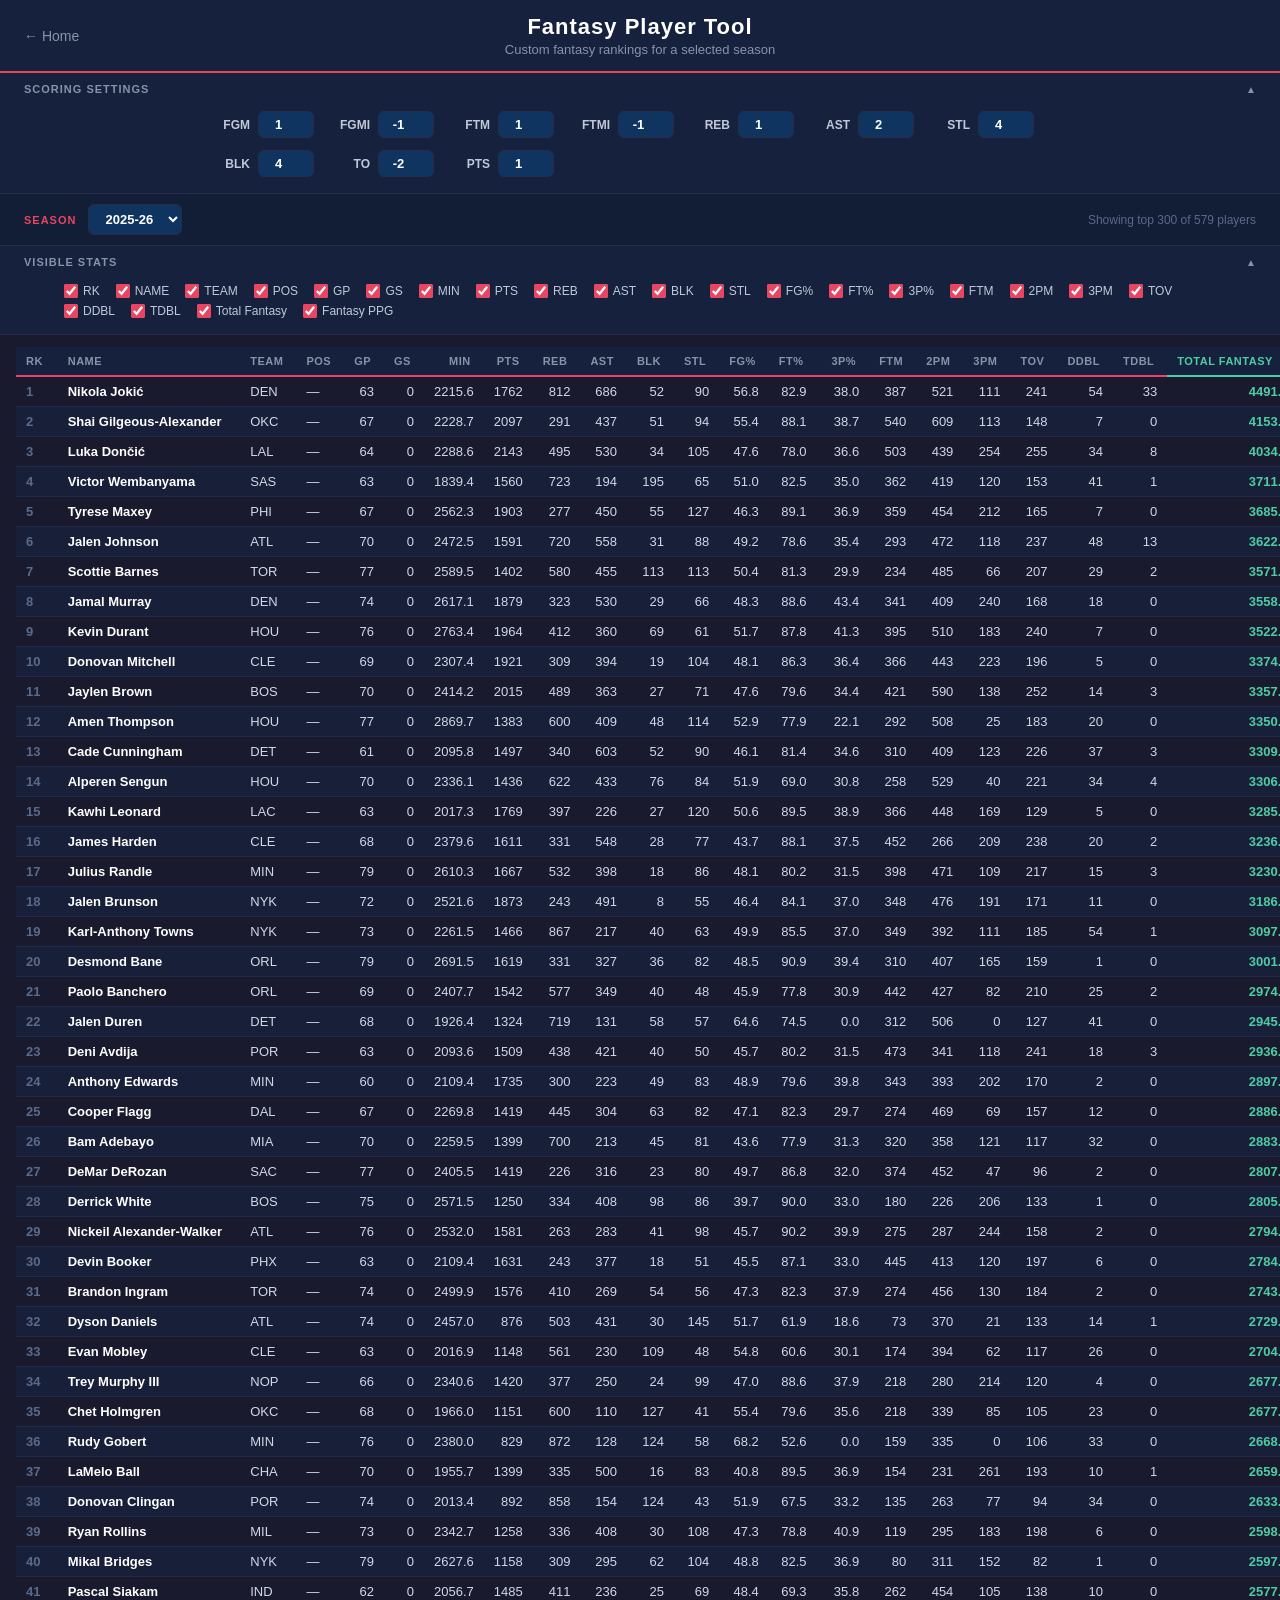
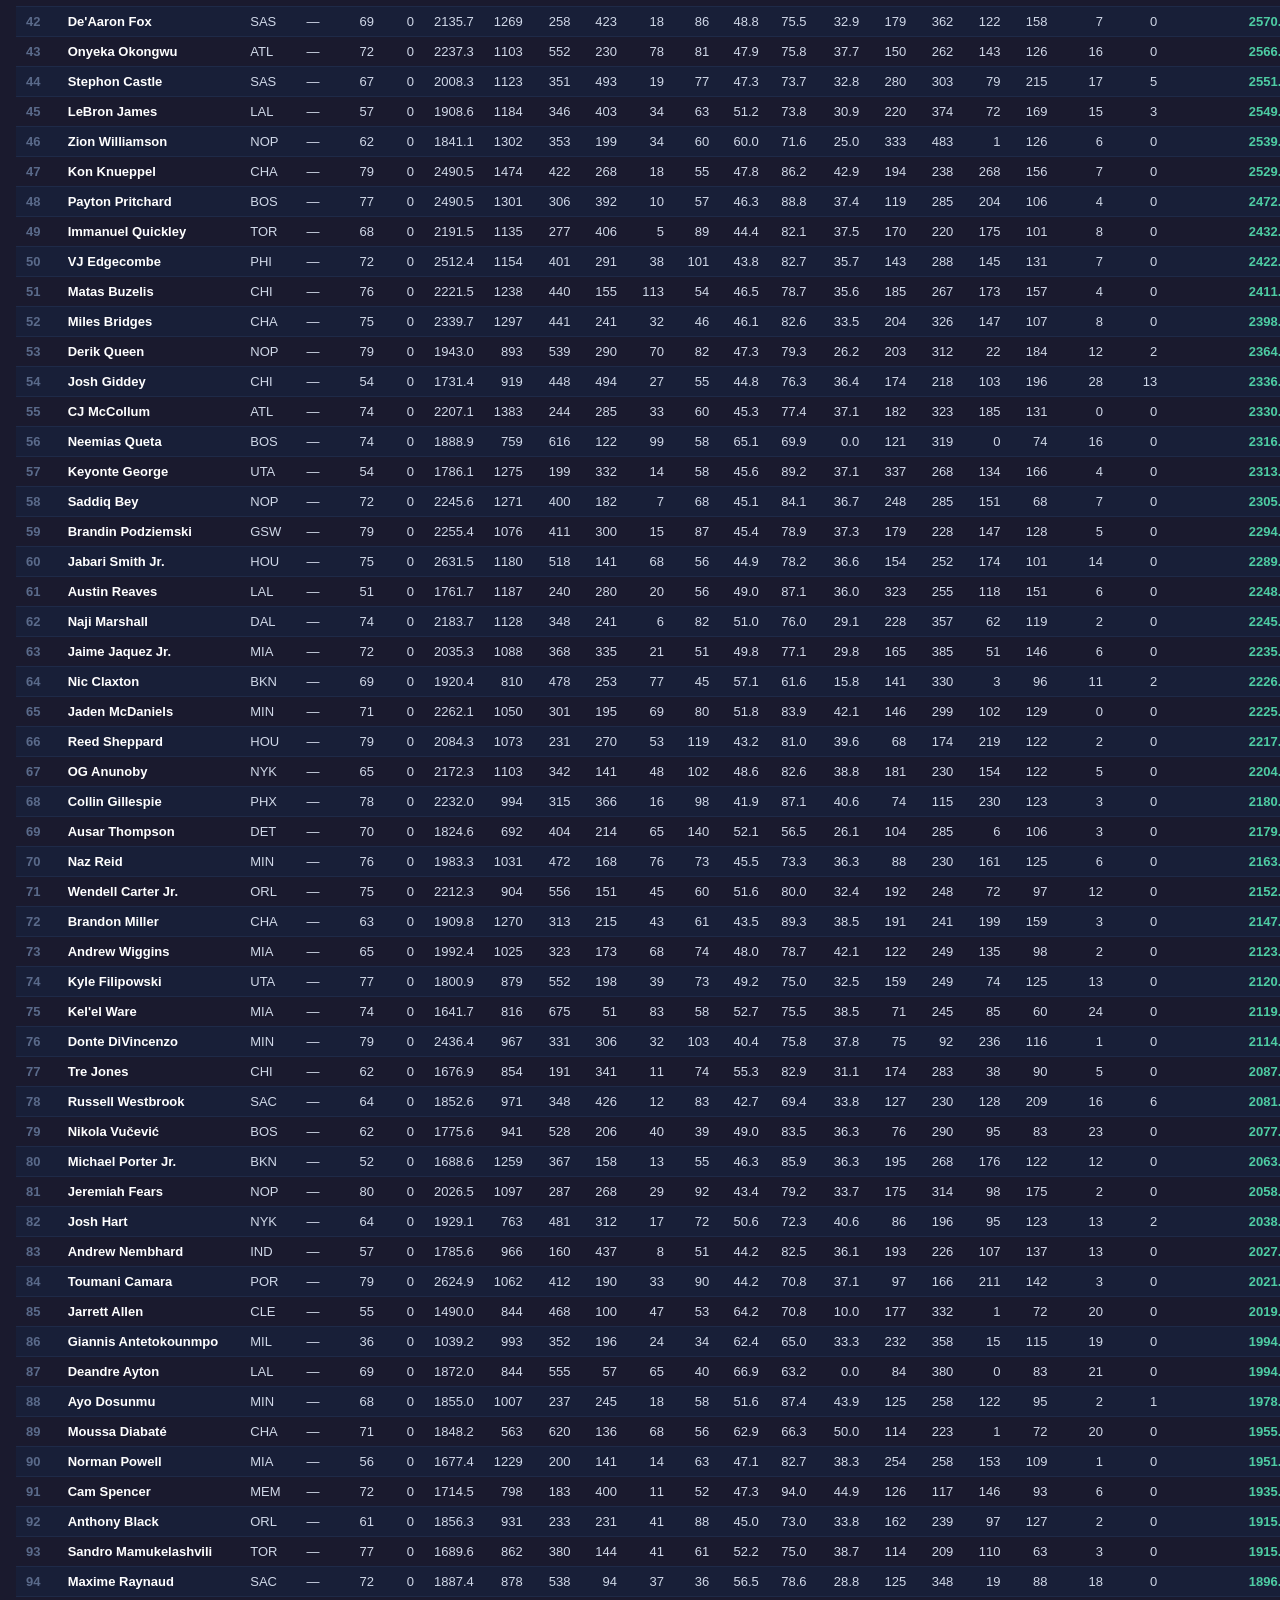
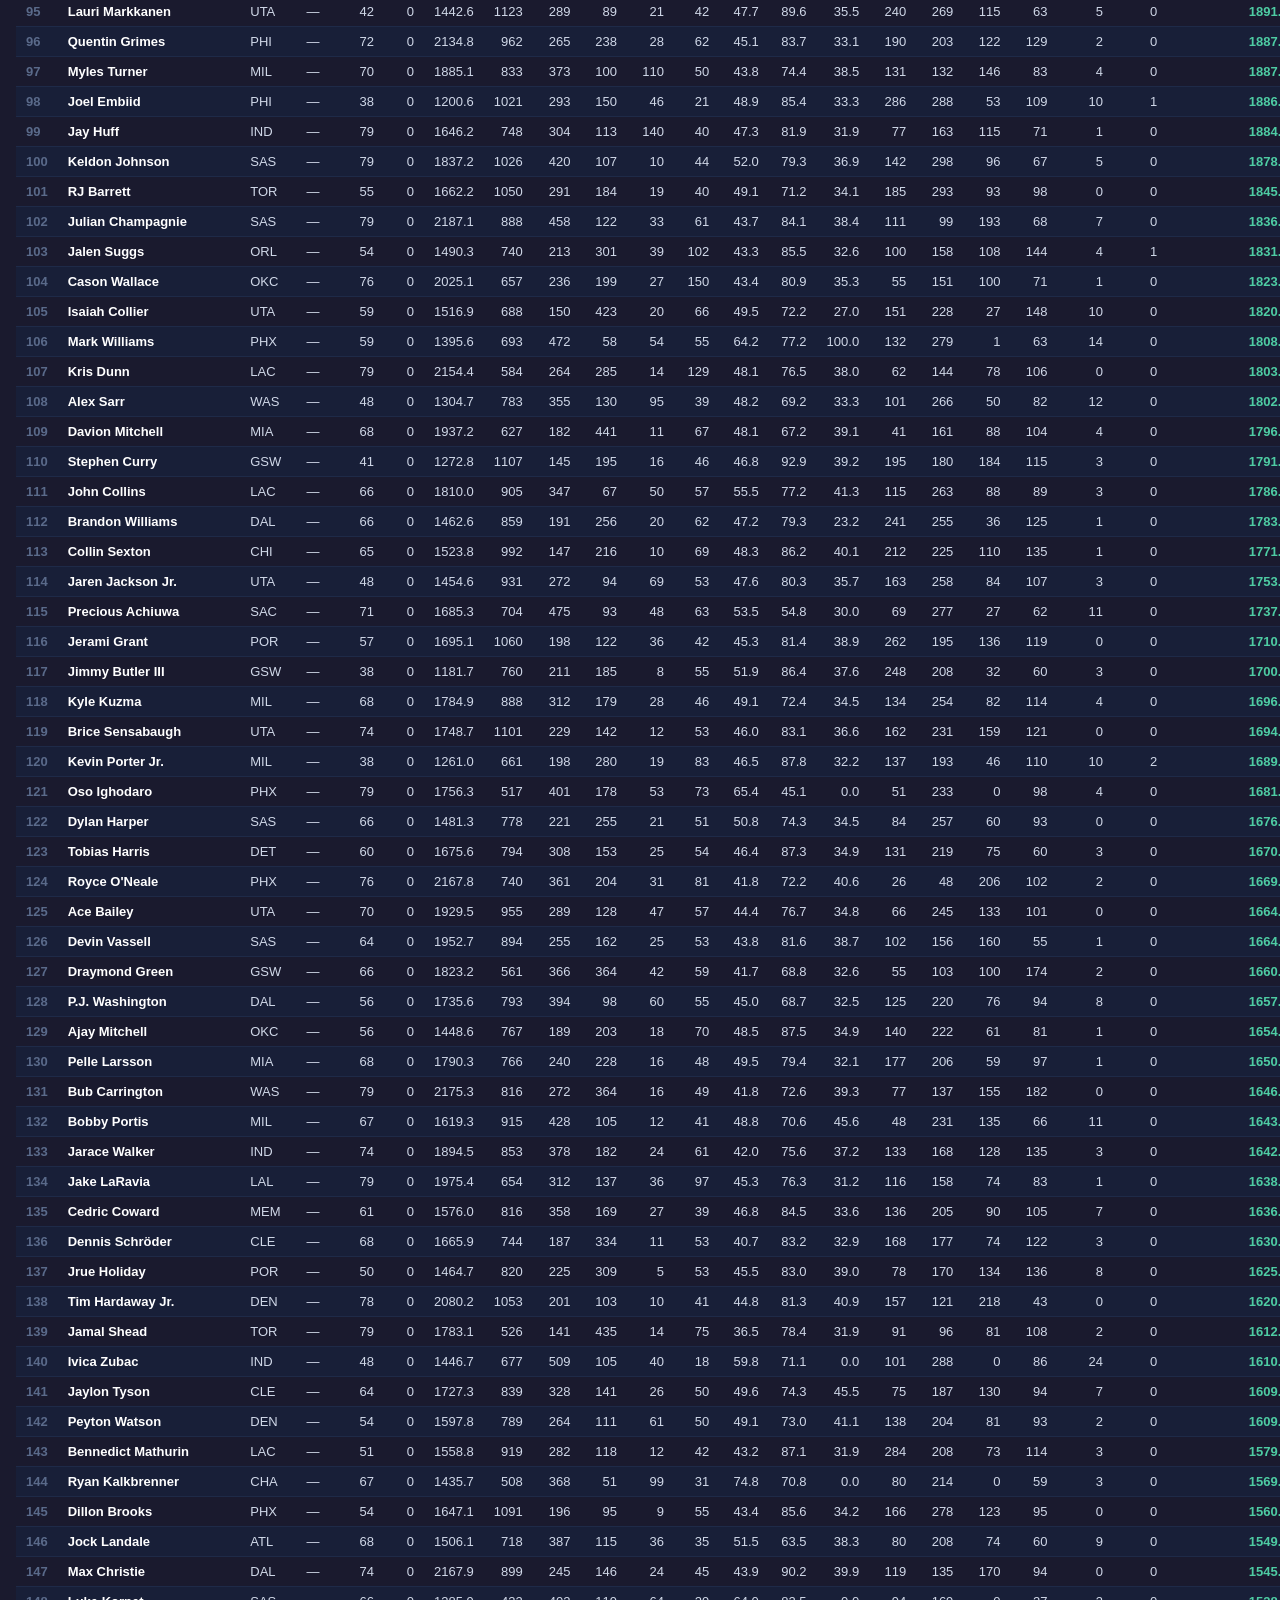
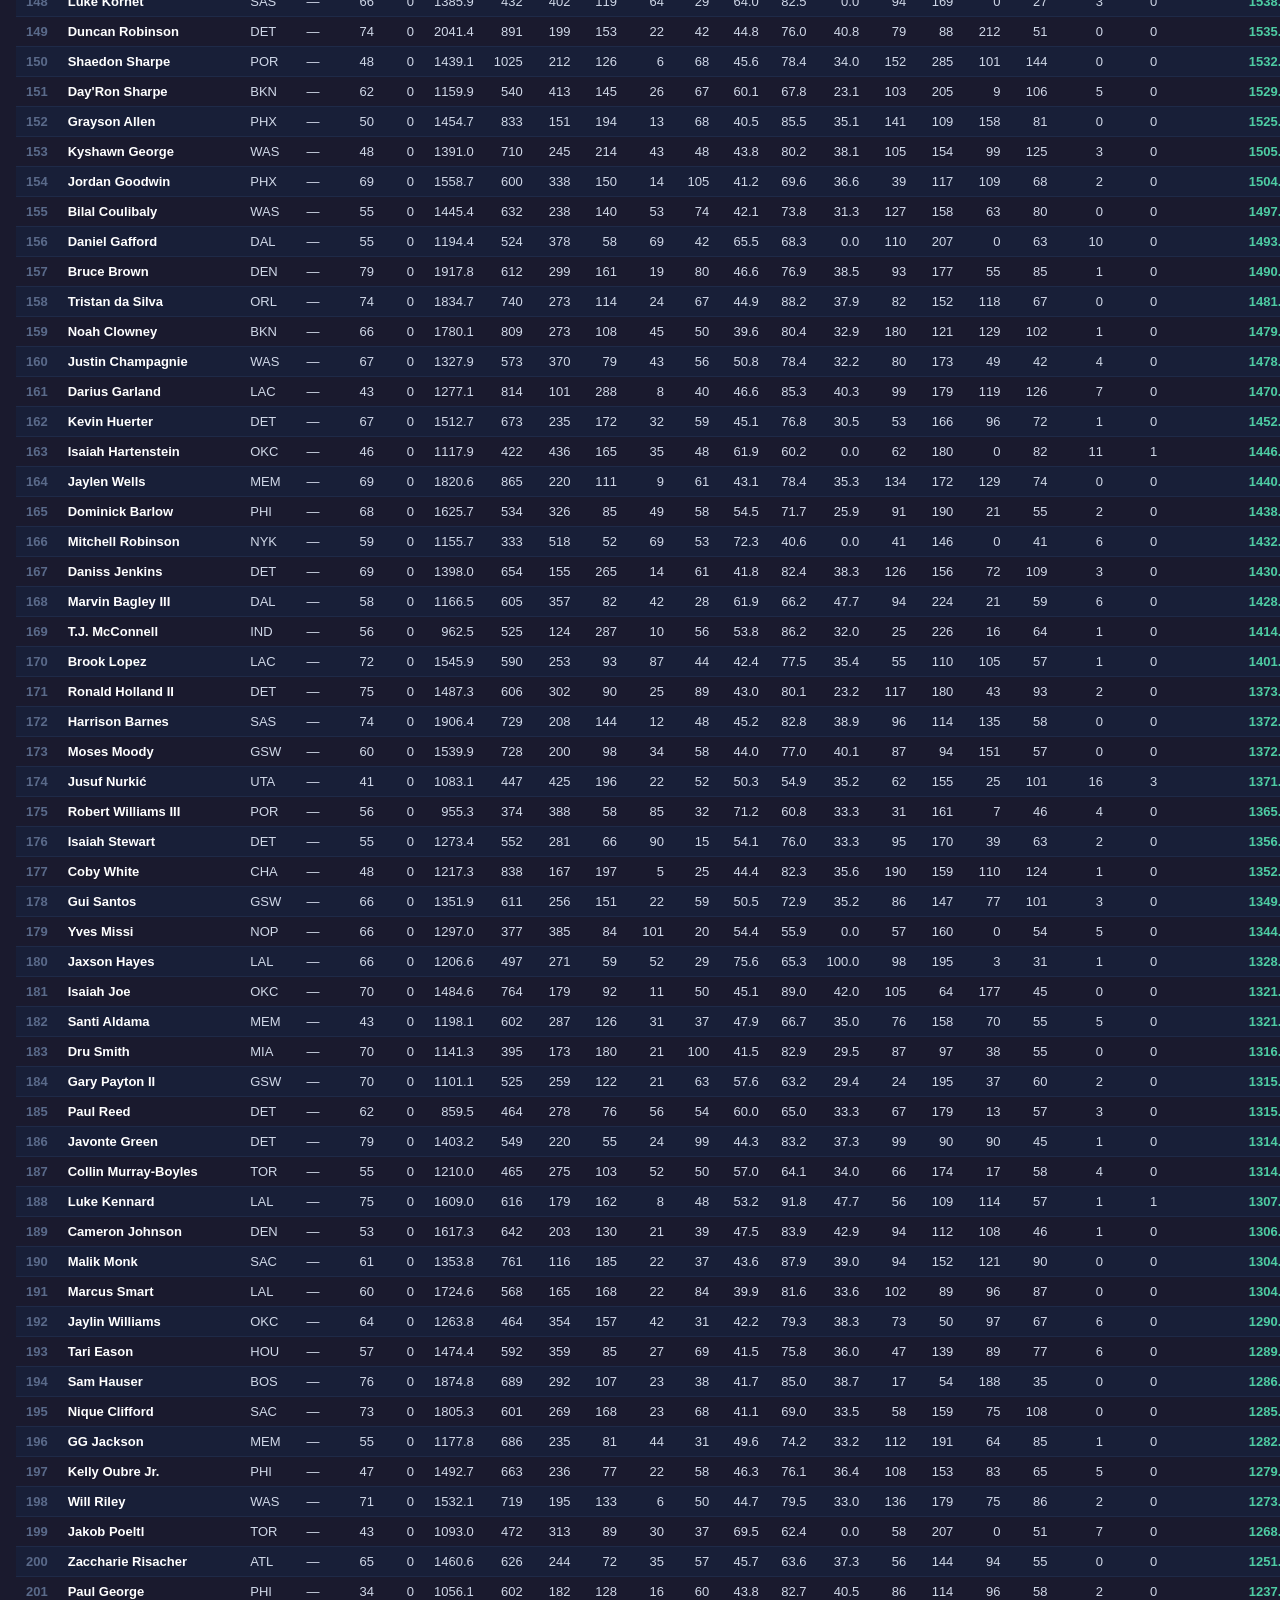
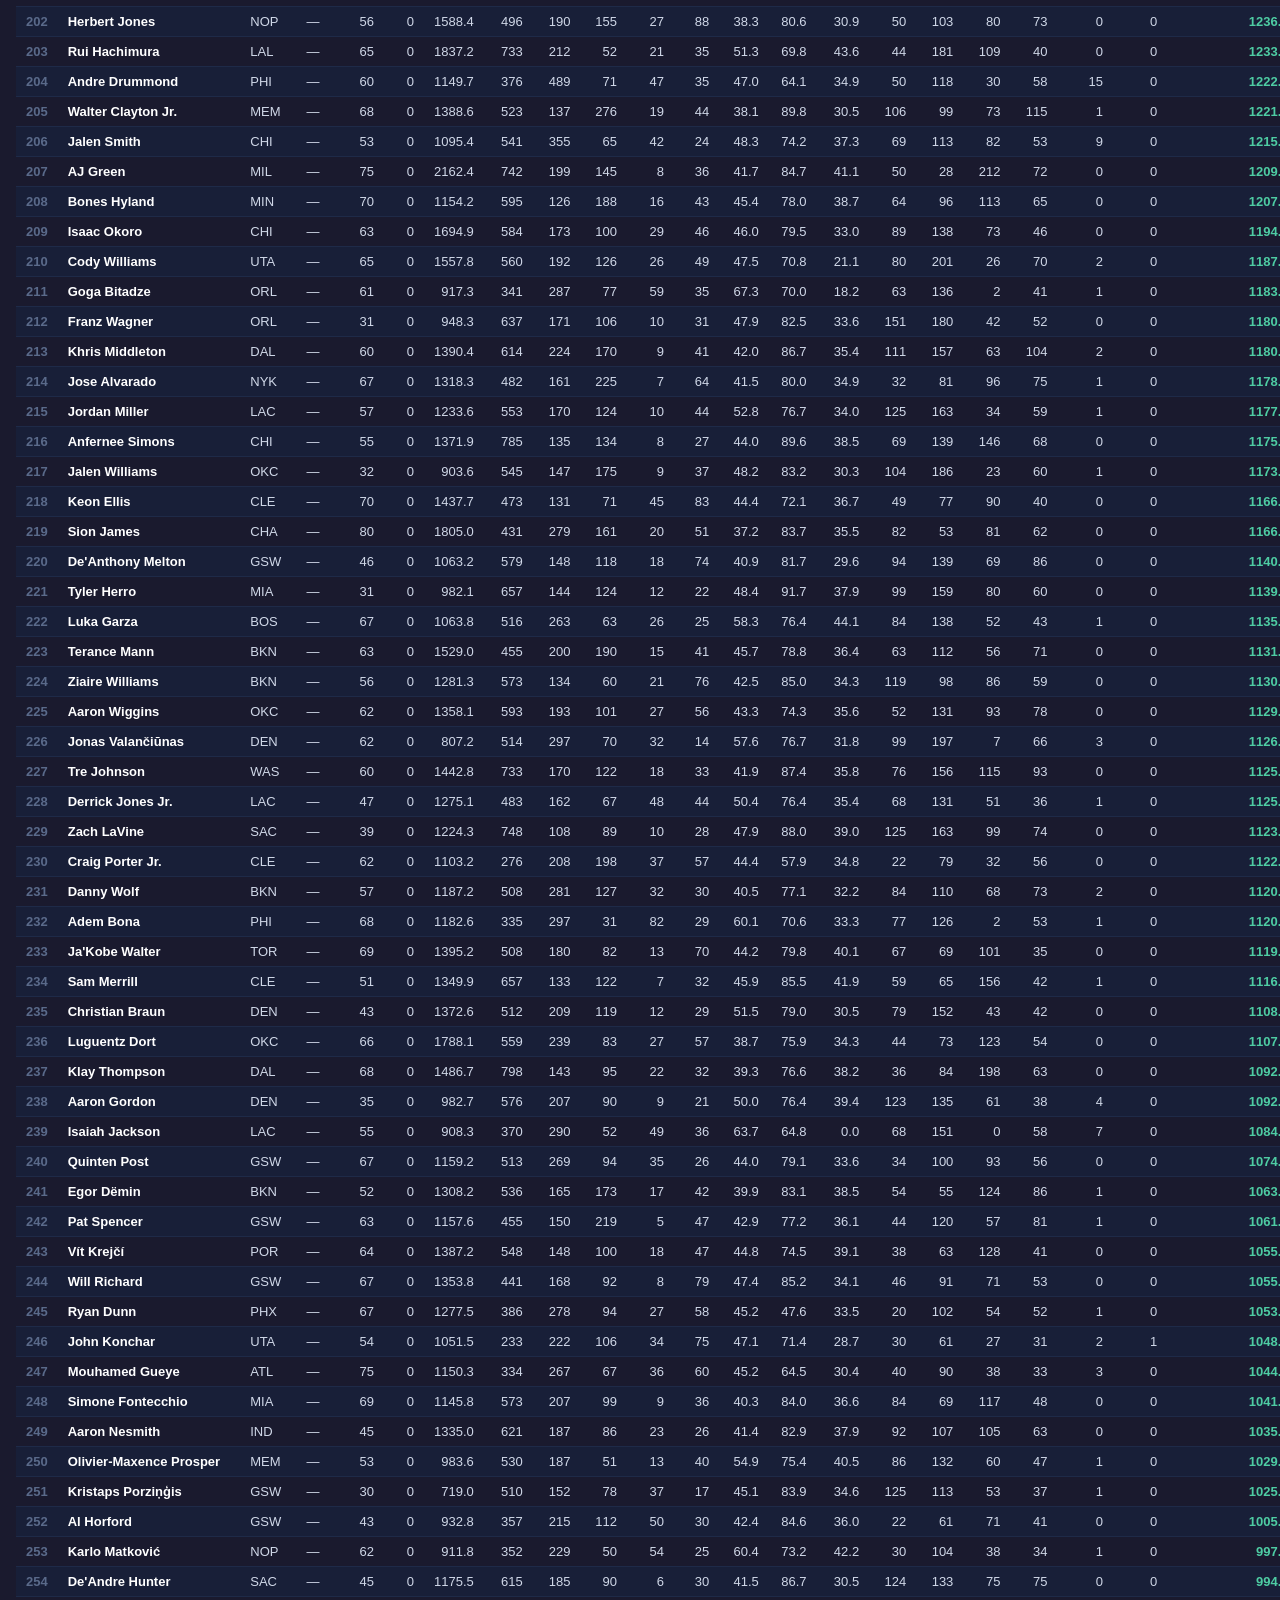
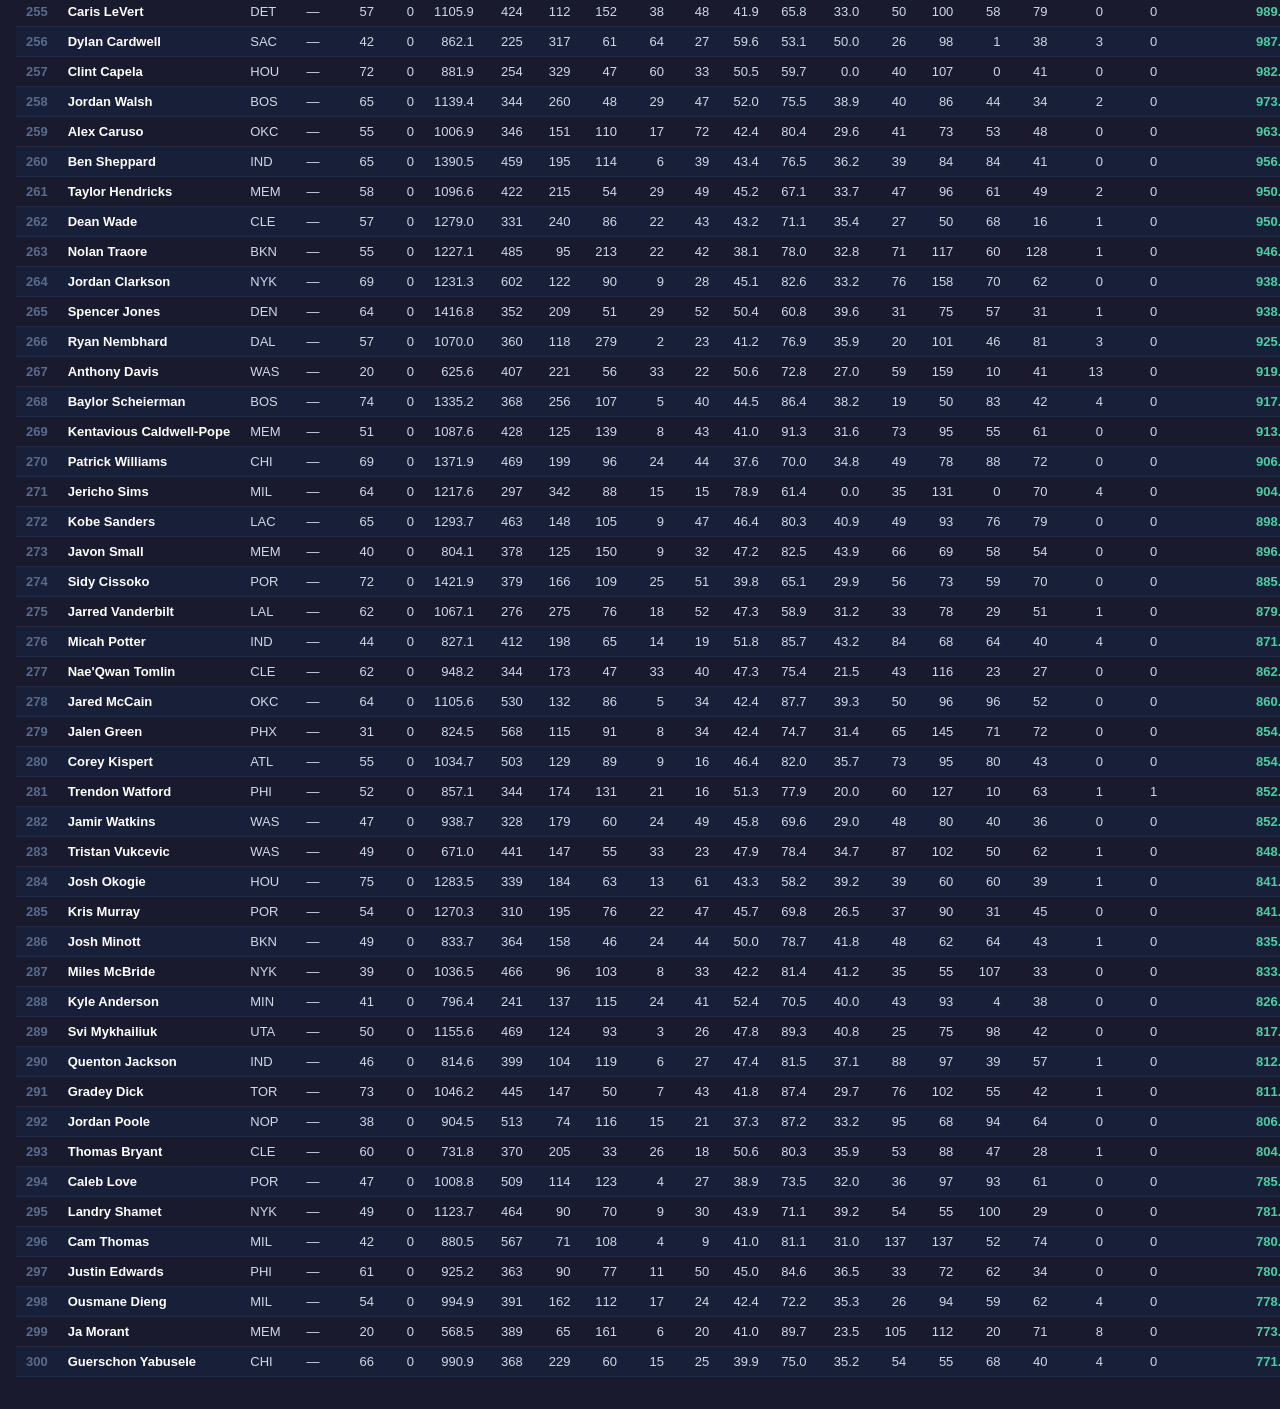
<file: fantasy-player-tool.html>
<!DOCTYPE html>
<html lang="en">
<head>
    <meta charset="UTF-8">
    <meta name="viewport" content="width=device-width, initial-scale=1.0">
    <title>Fantasy Player Tool — NBA Shot Chart Explorer</title>
    <link rel="stylesheet" href="css/fantasy-player-tool.css">
</head>
<body>

    <!-- ============ TOP BAR ============ -->
    <header class="top-bar">
        <a href="index.html" class="back-link">&larr; Home</a>
        <h1 class="app-title">Fantasy Player Tool</h1>
        <p class="app-subtitle">Custom fantasy rankings for a selected season</p>
    </header>

    <!-- ============ SCORING SETTINGS ============ -->
    <section class="panel" id="scoring-panel">
        <button class="panel-toggle">
            <span class="panel-label">Scoring Settings</span>
            <span class="panel-arrow">&#9650;</span>
        </button>
        <div class="panel-body">
            <div class="scoring-grid" id="scoring-grid">
                <!-- Inputs built by JS -->
            </div>
        </div>
    </section>

    <!-- ============ SEASON SELECTOR ============ -->
    <div class="season-bar">
        <span class="selector-label">Season</span>
        <select id="season-select" class="season-select">
            <!-- Options built by JS -->
        </select>
        <span class="player-count" id="player-count"></span>
    </div>

    <!-- ============ VISIBLE STATS ============ -->
    <section class="panel" id="stats-panel">
        <button class="panel-toggle">
            <span class="panel-label">Visible Stats</span>
            <span class="panel-arrow">&#9650;</span>
        </button>
        <div class="panel-body">
            <div class="stats-checkboxes" id="stats-checkboxes">
                <!-- Checkboxes built by JS -->
            </div>
        </div>
    </section>

    <!-- ============ LOADING STATE ============ -->
    <div class="loading-state" id="loading-state">
        <div class="loading-spinner"></div>
        Loading player data&hellip;
    </div>

    <!-- ============ TABLE ============ -->
    <div class="table-container" id="table-container" style="display:none;">
        <table class="player-table">
            <thead id="table-head"></thead>
            <tbody id="table-body"></tbody>
        </table>
    </div>

    <!-- ============ SCRIPT ============ -->
    <script src="js/fantasy-player-tool.js"></script>

</body>
</html>
</file>
<file: css/home.css>
/* ============================================================
   home.css — NBA Shot Chart Explorer Home Page

   3x3 grid of feature cards on a dark background.
   Active cards glow and are clickable; WIP cards are muted.
   ============================================================ */

/* --- RESET & BASE --- */
* {
    margin: 0;
    padding: 0;
    box-sizing: border-box;
}

body {
    font-family: -apple-system, BlinkMacSystemFont, "Segoe UI", Roboto, Helvetica, Arial, sans-serif;
    background-color: #1a1a2e;
    color: #e0e0e0;
    min-height: 100vh;
    display: flex;
    flex-direction: column;
}

/* --- HEADER --- */
.home-header {
    text-align: center;
    padding: 48px 24px 32px;
}

.home-title {
    font-size: 36px;
    font-weight: 700;
    color: #ffffff;
    letter-spacing: 1px;
}

.home-subtitle {
    font-size: 16px;
    color: #8892a8;
    margin-top: 8px;
}

/* --- MAIN CONTENT --- */
.home-main {
    flex: 1;
    display: flex;
    justify-content: center;
    padding: 0 24px 48px;
}

/* --- FEATURE GRID (3x3) --- */
.feature-grid {
    display: grid;
    grid-template-columns: repeat(3, 1fr);
    gap: 20px;
    max-width: 900px;
    width: 100%;
}

/* --- FEATURE CARD (base) --- */
.feature-card {
    background-color: #16213e;
    border: 1px solid #2a2a4a;
    border-radius: 12px;
    padding: 28px 24px;
    display: flex;
    flex-direction: column;
    align-items: center;
    text-align: center;
    position: relative;
    transition: transform 0.2s ease, box-shadow 0.2s ease, border-color 0.2s ease;
    text-decoration: none;
    color: inherit;
    aspect-ratio: 1 / 1;
    justify-content: center;
}

/* --- ACTIVE CARD --- */
.feature-card.active {
    border-color: #e94560;
    cursor: pointer;
}

.feature-card.active:hover {
    transform: translateY(-4px);
    box-shadow: 0 8px 32px rgba(233, 69, 96, 0.25);
    border-color: #e94560;
}

.feature-card.active .card-icon {
    color: #e94560;
}

.feature-card.active .card-title {
    color: #ffffff;
}

.feature-card.active .card-desc {
    color: #a0a8b8;
}

/* Subtle glow pulse on active card */
.feature-card.active::before {
    content: "";
    position: absolute;
    inset: -1px;
    border-radius: 12px;
    background: linear-gradient(135deg, rgba(233, 69, 96, 0.1), rgba(78, 204, 163, 0.05));
    z-index: -1;
}

/* --- WIP CARD --- */
.feature-card.wip {
    cursor: default;
    opacity: 0.45;
}

.feature-card.wip .card-icon {
    color: #5a6a8a;
}

.feature-card.wip .card-title {
    color: #6a7a9a;
}

.feature-card.wip .card-desc {
    color: #4a5a7a;
}

/* --- WIP BADGE --- */
.wip-badge {
    position: absolute;
    top: 12px;
    right: 12px;
    background-color: #2a2a4a;
    color: #5a6a8a;
    font-size: 10px;
    font-weight: 700;
    letter-spacing: 1.5px;
    text-transform: uppercase;
    padding: 3px 8px;
    border-radius: 4px;
}

/* --- CARD ICON --- */
.card-icon {
    width: 56px;
    height: 56px;
    margin-bottom: 16px;
}

.card-icon svg {
    width: 100%;
    height: 100%;
}

/* --- CARD TITLE --- */
.card-title {
    font-size: 16px;
    font-weight: 600;
    margin-bottom: 8px;
    line-height: 1.3;
}

/* --- CARD DESCRIPTION --- */
.card-desc {
    font-size: 13px;
    line-height: 1.5;
}

/* --- FOOTER --- */
.home-footer {
    text-align: center;
    padding: 20px 24px;
    border-top: 1px solid #2a2a4a;
    font-size: 12px;
    color: #5a6a8a;
}

/* --- CARD-SPECIFIC HOVER ANIMATIONS --- */

/* Card 1: Player Shooting Comparison — Dots animate across court */
.feature-card.active:nth-child(1):hover .card-icon svg circle:nth-of-type(1) {
    animation: dotMove1 1s ease-in-out infinite;
}

.feature-card.active:nth-child(1):hover .card-icon svg circle:nth-of-type(2) {
    animation: dotMove2 1s ease-in-out infinite;
}

.feature-card.active:nth-child(1):hover .card-icon svg circle:nth-of-type(3) {
    animation: dotMove3 1s ease-in-out infinite 0.2s;
}

.feature-card.active:nth-child(1):hover .card-icon svg circle:nth-of-type(4) {
    animation: dotMove4 1s ease-in-out infinite 0.2s;
}

@keyframes dotMove1 {
    0%, 100% { cx: 14; cy: 22; }
    50% { cx: 20; cy: 26; }
}

@keyframes dotMove2 {
    0%, 100% { cx: 14; cy: 30; }
    50% { cx: 10; cy: 32; }
}

@keyframes dotMove3 {
    0%, 100% { cx: 34; cy: 18; }
    50% { cx: 28; cy: 20; }
}

@keyframes dotMove4 {
    0%, 100% { cx: 34; cy: 28; }
    50% { cx: 30; cy: 26; }
}

/* Card 2: Team Shot Analysis — Bars grow/shrink */
.feature-card.active:nth-child(2):hover .card-icon svg rect:nth-of-type(1) {
    animation: barGrow 0.8s ease-in-out infinite;
}

.feature-card.active:nth-child(2):hover .card-icon svg rect:nth-of-type(2) {
    animation: barGrow 0.8s ease-in-out infinite 0.15s;
}

.feature-card.active:nth-child(2):hover .card-icon svg rect:nth-of-type(3) {
    animation: barGrow 0.8s ease-in-out infinite 0.3s;
}

@keyframes barGrow {
    0%, 100% { opacity: 1; }
    50% { opacity: 0.5; }
}

/* Card 3: Fantasy Player Tool — Clipboard icon writes */
.feature-card.active:nth-child(3):hover .card-icon {
    animation: clipboardGlow 1.2s ease-in-out infinite;
}

.feature-card.active:nth-child(3):hover .card-icon svg {
    filter: drop-shadow(0 0 6px rgba(78, 204, 163, 0.4));
}

/* Add writing animation to the text elements in the icon */
.feature-card.active:nth-child(3):hover .card-icon svg text:nth-of-type(1) {
    animation: textWrite 1.2s ease-in-out infinite;
    transform-origin: center;
}

.feature-card.active:nth-child(3):hover .card-icon svg text:nth-of-type(2) {
    animation: textWrite 1.2s ease-in-out infinite 0.3s;
}

.feature-card.active:nth-child(3):hover .card-icon svg text:nth-of-type(3) {
    animation: textWrite 1.2s ease-in-out infinite 0.6s;
}

@keyframes clipboardGlow {
    0%, 100% { filter: drop-shadow(0 0 2px rgba(78, 204, 163, 0.2)); }
    50% { filter: drop-shadow(0 0 8px rgba(78, 204, 163, 0.6)); }
}

@keyframes textWrite {
    0% { opacity: 0; }
    30% { opacity: 0; }
    50% { opacity: 1; }
    100% { opacity: 1; }
}

/* Card 4: Heat Map Explorer — Color pulse through circles */
.feature-card.active:nth-child(4):hover .card-icon svg circle:nth-of-type(1) {
    animation: heatPulse 1s ease-in-out infinite;
}

.feature-card.active:nth-child(4):hover .card-icon svg circle:nth-of-type(2) {
    animation: heatPulse 1s ease-in-out infinite 0.2s;
}

.feature-card.active:nth-child(4):hover .card-icon svg circle:nth-of-type(3) {
    animation: heatPulse 1s ease-in-out infinite 0.4s;
}

@keyframes heatPulse {
    0%, 100% { stroke: #4ecca3; opacity: 0.6; }
    50% { stroke: #e94560; opacity: 1; }
}

/* Card 5: Data Sources — Cells highlight in sequence */
.feature-card.active:nth-child(5):hover .card-icon svg circle:nth-of-type(1) {
    animation: cellFlash 1s ease-in-out infinite;
}

.feature-card.active:nth-child(5):hover .card-icon svg circle:nth-of-type(2) {
    animation: cellFlash 1s ease-in-out infinite 0.3s;
}

@keyframes cellFlash {
    0%, 100% { fill: #4ecca3; opacity: 0.4; }
    50% { fill: #ffc107; opacity: 0.8; }
}

/* --- MOTION ACCESSIBILITY --- */
@media (prefers-reduced-motion: reduce) {
    .feature-card.active:hover {
        animation: none !important;
    }

    .feature-card.active:hover .card-icon svg * {
        animation: none !important;
    }
}

/* --- RESPONSIVE --- */
@media (max-width: 768px) {
    .feature-grid {
        grid-template-columns: repeat(2, 1fr);
        gap: 16px;
    }

    .home-title {
        font-size: 28px;
    }

    .feature-card {
        padding: 20px 16px;
        aspect-ratio: auto;
        min-height: 180px;
    }
}

@media (max-width: 480px) {
    .feature-grid {
        grid-template-columns: 1fr;
        gap: 12px;
    }

    .feature-card {
        aspect-ratio: auto;
        min-height: 160px;
    }
}
</file>
<file: css/styles.css>
/* ============================================================
   styles.css — NBA Shot Chart Explorer

   Layout: top bar + 3-column layout (sidebar | court | stats)
   Everything is styled to be clean, readable, beginner-friendly.
   ============================================================ */

/* --- RESET & BASE --- */
* {
    margin: 0;
    padding: 0;
    box-sizing: border-box;
}

body {
    font-family: -apple-system, BlinkMacSystemFont, "Segoe UI", Roboto, Helvetica, Arial, sans-serif;
    background-color: #1a1a2e;
    color: #e0e0e0;
    min-height: 100vh;
}

/* --- TOP BAR --- */
.top-bar {
    background-color: #16213e;
    padding: 16px 24px;
    border-bottom: 2px solid #e94560;
    text-align: center;
}

.back-link {
    position: absolute;
    left: 24px;
    top: 50%;
    transform: translateY(-50%);
    color: #8892a8;
    text-decoration: none;
    font-size: 14px;
    transition: color 0.2s;
}

.back-link:hover {
    color: #e94560;
}

.top-bar {
    position: relative;
}

.app-title {
    font-size: 24px;
    font-weight: 700;
    color: #ffffff;
    letter-spacing: 1px;
}

.app-subtitle {
    font-size: 14px;
    color: #8892a8;
    margin-top: 4px;
}

/* --- MAIN LAYOUT (3 columns) --- */
.app-layout {
    display: flex;
    gap: 0;
    min-height: calc(100vh - 80px);
}

/* --- COLLAPSE BUTTONS --- */
/* Positioned at vertical center of panels, on the outer edge (border side) */
.collapse-btn {
    position: absolute;
    top: 50%;
    transform: translateY(-50%);
    width: 24px;
    height: 48px;
    background-color: #0f3460;
    border: 1px solid #2a2a4a;
    color: #8892a8;
    font-size: 12px;
    cursor: pointer;
    display: flex;
    align-items: center;
    justify-content: center;
    z-index: 10;
    transition: background-color 0.2s, color 0.2s;
    padding: 0;
    line-height: 1;
}

.collapse-btn:hover {
    background-color: #e94560;
    color: #ffffff;
}

/* Left sidebar: button sits on the right edge, outside the panel */
.collapse-btn-left {
    right: -24px;
    border-radius: 0 6px 6px 0;
    border-left: none;
}

/* Right stats panel: button sits on the left edge, outside the panel */
.collapse-btn-right {
    left: -24px;
    border-radius: 6px 0 0 6px;
    border-right: none;
}

/* --- SIDEBAR (left) --- */
.sidebar {
    width: 260px;
    min-width: 260px;
    background-color: #16213e;
    padding: 20px 16px;
    border-right: 1px solid #2a2a4a;
    overflow: visible;
    position: relative;
    transition: width 0.3s ease, min-width 0.3s ease, padding 0.3s ease;
}

.sidebar.collapsed {
    width: 44px;
    min-width: 44px;
    padding: 20px 8px;
}

.sidebar.collapsed .sidebar-inner {
    opacity: 0;
    pointer-events: none;
    visibility: hidden;
}

.sidebar-inner {
    transition: opacity 0.2s ease;
    overflow-y: auto;
    max-height: calc(100vh - 120px);
}

.sidebar-section {
    margin-bottom: 24px;
}

.section-label {
    font-size: 13px;
    font-weight: 600;
    text-transform: uppercase;
    color: #e94560;
    letter-spacing: 1px;
    margin-bottom: 10px;
}

/* --- SEARCH INPUT --- */
.search-wrapper {
    position: relative;
}

.search-input {
    width: 100%;
    padding: 10px 12px;
    font-size: 14px;
    border: 1px solid #2a2a4a;
    border-radius: 6px;
    background-color: #0f3460;
    color: #ffffff;
    outline: none;
    transition: border-color 0.2s;
}

.search-input::placeholder {
    color: #5a6a8a;
}

.search-input:focus {
    border-color: #e94560;
}

/* --- SEARCH DROPDOWN (autocomplete) --- */
.search-dropdown {
    list-style: none;
    position: absolute;
    top: 100%;
    left: 0;
    right: 0;
    background-color: #0f3460;
    border: 1px solid #2a2a4a;
    border-top: none;
    border-radius: 0 0 6px 6px;
    max-height: 200px;
    overflow-y: auto;
    z-index: 100;
    display: none;  /* Hidden by default, shown by search.js */
}

.search-dropdown li {
    padding: 8px 12px;
    font-size: 13px;
    cursor: pointer;
    border-bottom: 1px solid #1a2a4a;
}

.search-dropdown li:hover,
.search-dropdown li.active {
    background-color: #e94560;
    color: #ffffff;
}

.search-dropdown li .team-name {
    font-size: 11px;
    color: #8892a8;
    margin-left: 6px;
}

.search-dropdown li:hover .team-name,
.search-dropdown li.active .team-name {
    color: #ffcccc;
}

/* --- SELECTED PLAYERS DISPLAY (toggle tags) --- */
.selected-player {
    margin-top: 10px;
    display: none;  /* Hidden until a player is selected */
}

.player-tag {
    display: flex;
    align-items: center;
    gap: 6px;
    padding: 6px 10px;
    margin-bottom: 6px;
    background-color: #0f3460;
    border-radius: 6px;
    font-size: 13px;
}

.player-tag-name {
    color: #ffffff;
    font-weight: 600;
    flex: 1;
}

.player-tag .player-team {
    font-weight: 400;
    font-size: 11px;
    color: #8892a8;
}

.player-tag-remove {
    background: none;
    border: none;
    color: #8892a8;
    font-size: 16px;
    cursor: pointer;
    padding: 0 2px;
    line-height: 1;
}

.player-tag-remove:hover {
    color: #e94560;
}

/* Shot count in search dropdown */
.search-dropdown .shot-count {
    font-size: 10px;
    color: #5a6a8a;
}

/* Active player highlight in search dropdown */
.search-dropdown .active-player {
    color: #4ecca3;
}

/* --- FILTERS --- */
.filter-group {
    margin-bottom: 16px;
}

.filter-label {
    display: block;
    font-size: 12px;
    font-weight: 600;
    color: #c0c8d8;
    margin-bottom: 6px;
}

.filter-options {
    display: flex;
    flex-wrap: wrap;
    gap: 4px 10px;
}

.filter-options label {
    font-size: 12px;
    color: #a0a8b8;
    cursor: pointer;
    display: flex;
    align-items: center;
    gap: 4px;
}

.filter-options input[type="radio"] {
    accent-color: #e94560;
}

.filter-select {
    width: 100%;
    padding: 8px 10px;
    font-size: 13px;
    border: 1px solid #2a2a4a;
    border-radius: 6px;
    background-color: #0f3460;
    color: #ffffff;
    outline: none;
    cursor: pointer;
}

.filter-select:focus {
    border-color: #e94560;
}

/* --- COURT CONTAINER (center) --- */
.court-container {
    flex: 1;
    display: flex;
    justify-content: center;
    align-items: flex-start;
    padding: 24px;
    position: relative;
    background-color: #1a1a2e;
}

#court {
    width: 100%;
    max-width: 550px;
}

/* The SVG itself — make it fill its container */
.court-svg {
    width: 100%;
    height: auto;
    display: block;
}

/* --- TOOLTIP (shows on shot hover) --- */
.tooltip {
    position: absolute;
    background-color: #16213e;
    border: 1px solid #e94560;
    border-radius: 6px;
    padding: 8px 12px;
    font-size: 12px;
    color: #e0e0e0;
    pointer-events: none;   /* So it doesn't interfere with mouse events */
    opacity: 0;             /* Hidden by default */
    transition: opacity 0.15s;
    z-index: 200;
    white-space: nowrap;
}

.tooltip.visible {
    opacity: 1;
}

.tooltip .tip-label {
    font-weight: 600;
    color: #ffffff;
}

.tooltip .tip-made {
    color: #4ecca3;
}

.tooltip .tip-missed {
    color: #e94560;
}

/* --- STATS PANEL (right) --- */
.stats-panel {
    width: 280px;
    min-width: 280px;
    background-color: #16213e;
    padding: 20px 16px;
    border-left: 1px solid #2a2a4a;
    overflow: visible;
    position: relative;
    transition: width 0.3s ease, min-width 0.3s ease, padding 0.3s ease;
}

.stats-panel.collapsed {
    width: 44px;
    min-width: 44px;
    padding: 20px 8px;
}

.stats-panel.collapsed .stats-inner {
    opacity: 0;
    pointer-events: none;
    visibility: hidden;
}

.stats-inner {
    transition: opacity 0.2s ease;
    overflow-y: auto;
    max-height: calc(100vh - 120px);
}

.stats-content {
    margin-top: 8px;
}

/* --- STATS SECTIONS --- */
.stats-section {
    margin-top: 4px;
}

.stats-placeholder {
    font-size: 13px;
    color: #5a6a8a;
    font-style: italic;
    line-height: 1.5;
}

/* Stats rows (will be generated by app.js) */
.stat-row {
    display: flex;
    justify-content: space-between;
    padding: 8px 0;
    border-bottom: 1px solid #2a2a4a;
    font-size: 13px;
}

.stat-row:last-child {
    border-bottom: none;
}

.stat-label {
    color: #8892a8;
}

.stat-value {
    color: #ffffff;
    font-weight: 600;
}

.stat-value.good {
    color: #4ecca3;
}

.stat-value.avg {
    color: #f0c040;
}

.stat-value.poor {
    color: #e94560;
}

/* Section divider within stats */
.stats-divider {
    height: 1px;
    background-color: #2a2a4a;
    margin: 12px 0;
}

.stats-section-title {
    font-size: 11px;
    text-transform: uppercase;
    color: #e94560;
    letter-spacing: 1px;
    margin: 12px 0 6px 0;
}

/* --- GAME LOG TABLE --- */
.gamelog-content {
    margin-top: 4px;
}

.gamelog-table {
    width: 100%;
    border-collapse: collapse;
    font-size: 11px;
}

.gamelog-table th {
    text-align: left;
    padding: 5px 4px;
    color: #8892a8;
    font-weight: 600;
    border-bottom: 1px solid #2a2a4a;
    font-size: 10px;
    text-transform: uppercase;
    white-space: nowrap;
}

.gamelog-table td {
    padding: 5px 4px;
    color: #c0c8d8;
    border-bottom: 1px solid #1a2a3e;
    white-space: nowrap;
}

.gamelog-table tr:hover td {
    background-color: #0f3460;
}

.gamelog-table .game-date {
    color: #8892a8;
    font-size: 10px;
}

.gamelog-table .game-opponent {
    color: #ffffff;
    font-weight: 500;
}

/* --- SHOOTING SPLITS TABLE --- */
.splits-table {
    width: 100%;
    border-collapse: collapse;
    font-size: 11px;
}

.splits-table th {
    text-align: left;
    padding: 5px 4px;
    color: #8892a8;
    font-weight: 600;
    border-bottom: 1px solid #2a2a4a;
    font-size: 10px;
    text-transform: uppercase;
}

.splits-table td {
    padding: 5px 4px;
    color: #c0c8d8;
    border-bottom: 1px solid #1a2a3e;
}

.splits-table .zone-name {
    color: #ffffff;
    font-weight: 500;
    font-size: 11px;
}

/* --- RESPONSIVE --- */
/* On smaller screens, stack the layout vertically */
@media (max-width: 900px) {
    .app-layout {
        flex-direction: column;
    }

    .sidebar,
    .stats-panel {
        width: 100%;
        min-width: unset;
        border-right: none;
        border-left: none;
        border-bottom: 1px solid #2a2a4a;
    }

    .court-container {
        padding: 16px;
    }
}
</file>
<file: css/data-sources.css>
/* ============================================================
   data-sources.css — NBA Data Sources Explorer
   ============================================================ */

* {
    margin: 0;
    padding: 0;
    box-sizing: border-box;
}

body {
    font-family: -apple-system, BlinkMacSystemFont, "Segoe UI", Roboto, Helvetica, Arial, sans-serif;
    background-color: #1a1a2e;
    color: #e0e0e0;
    min-height: 100vh;
    display: flex;
    flex-direction: column;
}

/* --- TOP BAR --- */
.top-bar {
    background-color: #16213e;
    padding: 14px 24px;
    border-bottom: 2px solid #e94560;
    text-align: center;
    position: relative;
}

.back-link {
    position: absolute;
    left: 24px;
    top: 50%;
    transform: translateY(-50%);
    color: #8892a8;
    text-decoration: none;
    font-size: 14px;
    transition: color 0.2s;
}

.back-link:hover {
    color: #e94560;
}

.app-title {
    font-size: 22px;
    font-weight: 700;
    color: #ffffff;
    letter-spacing: 1px;
}

.app-subtitle {
    font-size: 13px;
    color: #8892a8;
    margin-top: 2px;
}

/* --- SUMMARY BAR --- */
.summary-bar {
    background-color: #121d36;
    border-bottom: 1px solid #2a2a4a;
    padding: 16px 24px;
}

.summary-inner {
    display: flex;
    justify-content: center;
    gap: 48px;
    max-width: 900px;
    margin: 0 auto;
}

.summary-stat {
    display: flex;
    flex-direction: column;
    align-items: center;
    gap: 2px;
}

.summary-value {
    font-size: 28px;
    font-weight: 700;
    color: #4ecca3;
}

.summary-label {
    font-size: 11px;
    font-weight: 600;
    text-transform: uppercase;
    letter-spacing: 1px;
    color: #8892a8;
}

/* --- MAIN CONTENT --- */
.main-content {
    flex: 1;
    padding: 20px 24px 48px;
    max-width: 1100px;
    margin: 0 auto;
    width: 100%;
    display: flex;
    flex-direction: column;
    gap: 16px;
}

/* --- API CARD --- */
.api-card {
    background-color: #16213e;
    border: 1px solid #2a2a4a;
    border-radius: 10px;
    padding: 20px 24px;
    transition: border-color 0.2s;
}

.api-card:hover {
    border-color: #3a3a5a;
}

/* --- API HEADER --- */
.api-header {
    display: flex;
    align-items: center;
    gap: 10px;
    flex-wrap: wrap;
    margin-bottom: 10px;
}

.api-name {
    font-size: 18px;
    font-weight: 700;
    color: #ffffff;
    font-family: "SF Mono", "Fira Code", "Consolas", monospace;
}

.api-field-count {
    font-size: 11px;
    font-weight: 600;
    color: #8892a8;
    background-color: #0f3460;
    padding: 3px 8px;
    border-radius: 4px;
}

.api-tag {
    font-size: 10px;
    font-weight: 700;
    text-transform: uppercase;
    letter-spacing: 1px;
    padding: 3px 8px;
    border-radius: 4px;
}

.team-tag {
    background-color: rgba(233, 69, 96, 0.15);
    color: #e94560;
}

.player-tag {
    background-color: rgba(78, 204, 163, 0.15);
    color: #4ecca3;
}

.used-badge {
    font-size: 10px;
    font-weight: 700;
    text-transform: uppercase;
    letter-spacing: 1px;
    padding: 3px 8px;
    border-radius: 4px;
    background-color: rgba(78, 204, 163, 0.15);
    color: #4ecca3;
    border: 1px solid rgba(78, 204, 163, 0.3);
}

/* --- API DESCRIPTION --- */
.api-desc {
    font-size: 13px;
    line-height: 1.6;
    color: #a0a8b8;
    margin-bottom: 10px;
}

.api-desc strong {
    color: #e0e0e0;
}

/* --- PARAMETERS --- */
.api-params {
    display: flex;
    gap: 6px;
    flex-wrap: wrap;
    margin-bottom: 12px;
}

.param {
    font-size: 11px;
    font-weight: 600;
    font-family: "SF Mono", "Fira Code", "Consolas", monospace;
    color: #f0c040;
    background-color: rgba(240, 192, 64, 0.1);
    padding: 2px 8px;
    border-radius: 4px;
    border: 1px solid rgba(240, 192, 64, 0.2);
}

/* --- FIELDS SECTION --- */
.fields-section {
    margin-bottom: 12px;
}

.fields-toggle {
    display: flex;
    align-items: center;
    justify-content: space-between;
    width: 100%;
    padding: 8px 12px;
    background-color: #0f3460;
    border: 1px solid #2a2a4a;
    border-radius: 6px;
    color: #8892a8;
    font-size: 12px;
    font-weight: 600;
    cursor: pointer;
    transition: all 0.2s;
}

.fields-toggle:hover {
    color: #e94560;
    border-color: #e94560;
}

.toggle-arrow {
    font-size: 10px;
    transition: transform 0.2s;
}

.fields-list {
    max-height: 400px;
    overflow: hidden;
    transition: max-height 0.3s ease, opacity 0.3s ease, padding 0.3s ease;
    opacity: 1;
    padding-top: 10px;
}

.fields-list.collapsed {
    max-height: 0;
    opacity: 0;
    padding-top: 0;
}

.fields-grid {
    display: flex;
    flex-wrap: wrap;
    gap: 5px;
}

.field {
    font-size: 11px;
    font-family: "SF Mono", "Fira Code", "Consolas", monospace;
    padding: 3px 8px;
    border-radius: 4px;
    background-color: #0f3460;
    color: #8892a8;
    border: 1px solid #2a2a4a;
}

.field.core {
    background-color: rgba(78, 204, 163, 0.1);
    color: #4ecca3;
    border-color: rgba(78, 204, 163, 0.25);
}

.field.rank {
    background-color: rgba(138, 138, 168, 0.1);
    color: #6a7a9a;
    border-color: #2a2a4a;
    font-style: italic;
}

.field-legend {
    display: flex;
    gap: 16px;
    margin-top: 10px;
    padding-top: 8px;
    border-top: 1px solid #2a2a4a;
}

.legend-item {
    font-size: 11px;
    color: #8892a8;
}

/* --- SAMPLE TABLE --- */
.sample-section {
    margin-top: 4px;
}

.sample-title {
    font-size: 12px;
    font-weight: 600;
    text-transform: uppercase;
    letter-spacing: 1px;
    color: #e94560;
    margin-bottom: 8px;
}

.sample-table-wrap {
    overflow-x: auto;
    border-radius: 6px;
    border: 1px solid #2a2a4a;
}

.sample-table {
    width: 100%;
    border-collapse: collapse;
    font-size: 12px;
    white-space: nowrap;
}

.sample-table thead {
    background-color: #0f3460;
}

.sample-table th {
    padding: 8px 12px;
    text-align: left;
    font-weight: 600;
    color: #8892a8;
    font-size: 10px;
    text-transform: uppercase;
    letter-spacing: 0.5px;
    border-bottom: 1px solid #2a2a4a;
}

.sample-table td {
    padding: 7px 12px;
    color: #c0c8d8;
    border-bottom: 1px solid #1a2540;
    font-family: "SF Mono", "Fira Code", "Consolas", monospace;
    font-size: 11px;
}

.sample-table tbody tr:hover {
    background-color: rgba(78, 204, 163, 0.05);
}

.sample-table tbody tr:last-child td {
    border-bottom: none;
}

/* --- FOOTER --- */
.home-footer {
    text-align: center;
    padding: 20px 24px;
    border-top: 1px solid #2a2a4a;
    font-size: 12px;
    color: #5a6a8a;
}

.home-footer a {
    color: #4ecca3;
    text-decoration: none;
}

.home-footer a:hover {
    text-decoration: underline;
}

.home-footer strong {
    color: #8892a8;
}

/* --- RESPONSIVE --- */
@media (max-width: 768px) {
    .summary-inner {
        gap: 24px;
    }

    .summary-value {
        font-size: 22px;
    }

    .api-card {
        padding: 16px;
    }

    .api-name {
        font-size: 16px;
    }

    .back-link {
        position: static;
        transform: none;
        display: block;
        margin-bottom: 6px;
        text-align: left;
    }
}
</file>
<file: css/fantasy-player-tool.css>
/* ============================================================
   fantasy-player-tool.css — Fantasy Player Tool Page

   Scoring settings + season selector + stat toggles + sortable table
   Dark theme matching the existing NBA Shot Chart Explorer
   ============================================================ */

* {
    margin: 0;
    padding: 0;
    box-sizing: border-box;
}

body {
    font-family: -apple-system, BlinkMacSystemFont, "Segoe UI", Roboto, Helvetica, Arial, sans-serif;
    background-color: #1a1a2e;
    color: #e0e0e0;
    min-height: 100vh;
    display: flex;
    flex-direction: column;
}

/* --- TOP BAR --- */
.top-bar {
    background-color: #16213e;
    padding: 14px 24px;
    border-bottom: 2px solid #e94560;
    text-align: center;
    position: relative;
}

.back-link {
    position: absolute;
    left: 24px;
    top: 50%;
    transform: translateY(-50%);
    color: #8892a8;
    text-decoration: none;
    font-size: 14px;
    transition: color 0.2s;
}

.back-link:hover {
    color: #e94560;
}

.app-title {
    font-size: 22px;
    font-weight: 700;
    color: #ffffff;
    letter-spacing: 1px;
}

.app-subtitle {
    font-size: 13px;
    color: #8892a8;
    margin-top: 2px;
}

/* --- COLLAPSIBLE PANELS --- */
.panel {
    background-color: #16213e;
    border-bottom: 1px solid #2a2a4a;
}

.panel-toggle {
    display: flex;
    align-items: center;
    justify-content: space-between;
    width: 100%;
    padding: 10px 24px;
    background: none;
    border: none;
    cursor: pointer;
    color: #8892a8;
    transition: color 0.2s;
}

.panel-toggle:hover {
    color: #e94560;
}

.panel-label {
    font-size: 11px;
    font-weight: 600;
    text-transform: uppercase;
    letter-spacing: 1px;
}

.panel-arrow {
    font-size: 10px;
    transition: transform 0.2s;
}

.panel-body {
    max-height: 500px;
    overflow: hidden;
    transition: max-height 0.3s ease, padding 0.3s ease, opacity 0.3s ease;
    opacity: 1;
}

.panel-body.collapsed {
    max-height: 0;
    opacity: 0;
    padding-top: 0;
    padding-bottom: 0;
}

/* --- SCORING SETTINGS --- */
.scoring-grid {
    display: flex;
    flex-wrap: wrap;
    gap: 12px 20px;
    padding: 6px 24px 16px;
    max-width: 900px;
    margin: 0 auto;
}

.scoring-item {
    display: flex;
    align-items: center;
    gap: 8px;
}

.scoring-item label {
    font-size: 12px;
    font-weight: 600;
    color: #c0c8d8;
    min-width: 36px;
    text-align: right;
}

.scoring-item input {
    width: 56px;
    padding: 5px 8px;
    font-size: 13px;
    font-weight: 600;
    text-align: center;
    border: 1px solid #2a2a4a;
    border-radius: 6px;
    background-color: #0f3460;
    color: #ffffff;
    outline: none;
    transition: border-color 0.2s;
}

.scoring-item input:focus {
    border-color: #e94560;
}

/* --- SEASON SELECTOR --- */
.season-bar {
    background-color: #121d36;
    border-bottom: 1px solid #2a2a4a;
    padding: 10px 24px;
    display: flex;
    align-items: center;
    gap: 12px;
}

.season-bar .selector-label {
    font-size: 11px;
    font-weight: 600;
    text-transform: uppercase;
    color: #e94560;
    letter-spacing: 1px;
}

.season-select {
    padding: 6px 12px;
    font-size: 13px;
    font-weight: 600;
    border: 1px solid #2a2a4a;
    border-radius: 6px;
    background-color: #0f3460;
    color: #ffffff;
    outline: none;
    cursor: pointer;
    transition: border-color 0.2s;
}

.season-select:focus {
    border-color: #e94560;
}

.player-count {
    font-size: 12px;
    color: #5a6a8a;
    margin-left: auto;
}

/* --- VISIBLE STATS PANEL --- */
.stats-checkboxes {
    display: flex;
    flex-wrap: wrap;
    gap: 6px 16px;
    padding: 6px 24px 16px;
    max-width: 1200px;
    margin: 0 auto;
}

.stats-checkboxes label {
    display: flex;
    align-items: center;
    gap: 5px;
    font-size: 12px;
    font-weight: 500;
    color: #c0c8d8;
    cursor: pointer;
    user-select: none;
}

.stats-checkboxes input[type="checkbox"] {
    accent-color: #e94560;
    width: 14px;
    height: 14px;
    cursor: pointer;
}

/* --- TABLE CONTAINER --- */
.table-container {
    flex: 1;
    padding: 12px 16px 32px;
    overflow-x: auto;
}

/* --- PLAYER TABLE --- */
.player-table {
    width: 100%;
    border-collapse: collapse;
    font-size: 13px;
    min-width: 1100px;
}

.player-table thead {
    position: sticky;
    top: 0;
    z-index: 10;
}

.player-table th {
    background-color: #16213e;
    border-bottom: 2px solid #e94560;
    padding: 8px 10px;
    font-size: 11px;
    font-weight: 700;
    text-transform: uppercase;
    letter-spacing: 0.5px;
    color: #8892a8;
    cursor: pointer;
    white-space: nowrap;
    user-select: none;
    transition: color 0.15s;
    text-align: right;
}

.player-table th:hover {
    color: #e94560;
}

.player-table th.sorted {
    color: #e94560;
}

.player-table th .sort-arrow {
    font-size: 9px;
    margin-left: 3px;
    opacity: 0;
    transition: opacity 0.15s;
}

.player-table th.sorted .sort-arrow {
    opacity: 1;
}

/* Left-align text columns */
.player-table th.col-rk,
.player-table th.col-name,
.player-table th.col-team,
.player-table th.col-pos {
    text-align: left;
}

.player-table td {
    padding: 7px 10px;
    border-bottom: 1px solid #1e2a48;
    color: #d0d8e8;
    text-align: right;
    white-space: nowrap;
}

/* Left-align text columns */
.player-table td.col-rk,
.player-table td.col-name,
.player-table td.col-team,
.player-table td.col-pos {
    text-align: left;
}

.player-table td.col-name {
    font-weight: 600;
    color: #ffffff;
}

.player-table td.col-rk {
    color: #5a6a8a;
    font-weight: 600;
}

/* Alternating row stripes */
.player-table tbody tr:nth-child(even) {
    background-color: rgba(15, 52, 96, 0.2);
}

.player-table tbody tr:hover {
    background-color: rgba(233, 69, 96, 0.08);
}

/* Fantasy columns highlighted */
.player-table th.col-fantasy,
.player-table td.col-fantasy {
    color: #4ecca3;
    font-weight: 700;
}

.player-table th.col-fantasy {
    color: #4ecca3;
    border-bottom-color: #4ecca3;
}

/* --- LOADING STATE --- */
.loading-state {
    display: flex;
    align-items: center;
    justify-content: center;
    min-height: 300px;
    color: #5a6a8a;
    font-size: 16px;
}

.loading-spinner {
    width: 24px;
    height: 24px;
    border: 3px solid #2a2a4a;
    border-top-color: #e94560;
    border-radius: 50%;
    animation: spin 0.8s linear infinite;
    margin-right: 12px;
}

@keyframes spin {
    to { transform: rotate(360deg); }
}

/* --- RESPONSIVE --- */
@media (max-width: 768px) {
    .top-bar {
        padding: 12px 16px;
    }

    .back-link {
        position: static;
        transform: none;
        display: block;
        margin-bottom: 6px;
        text-align: left;
    }

    .scoring-grid {
        padding: 6px 16px 16px;
        gap: 8px 14px;
    }

    .season-bar {
        padding: 10px 16px;
        flex-wrap: wrap;
    }

    .stats-checkboxes {
        padding: 6px 16px 16px;
    }

    .table-container {
        padding: 8px 8px 24px;
    }
}
</file>
